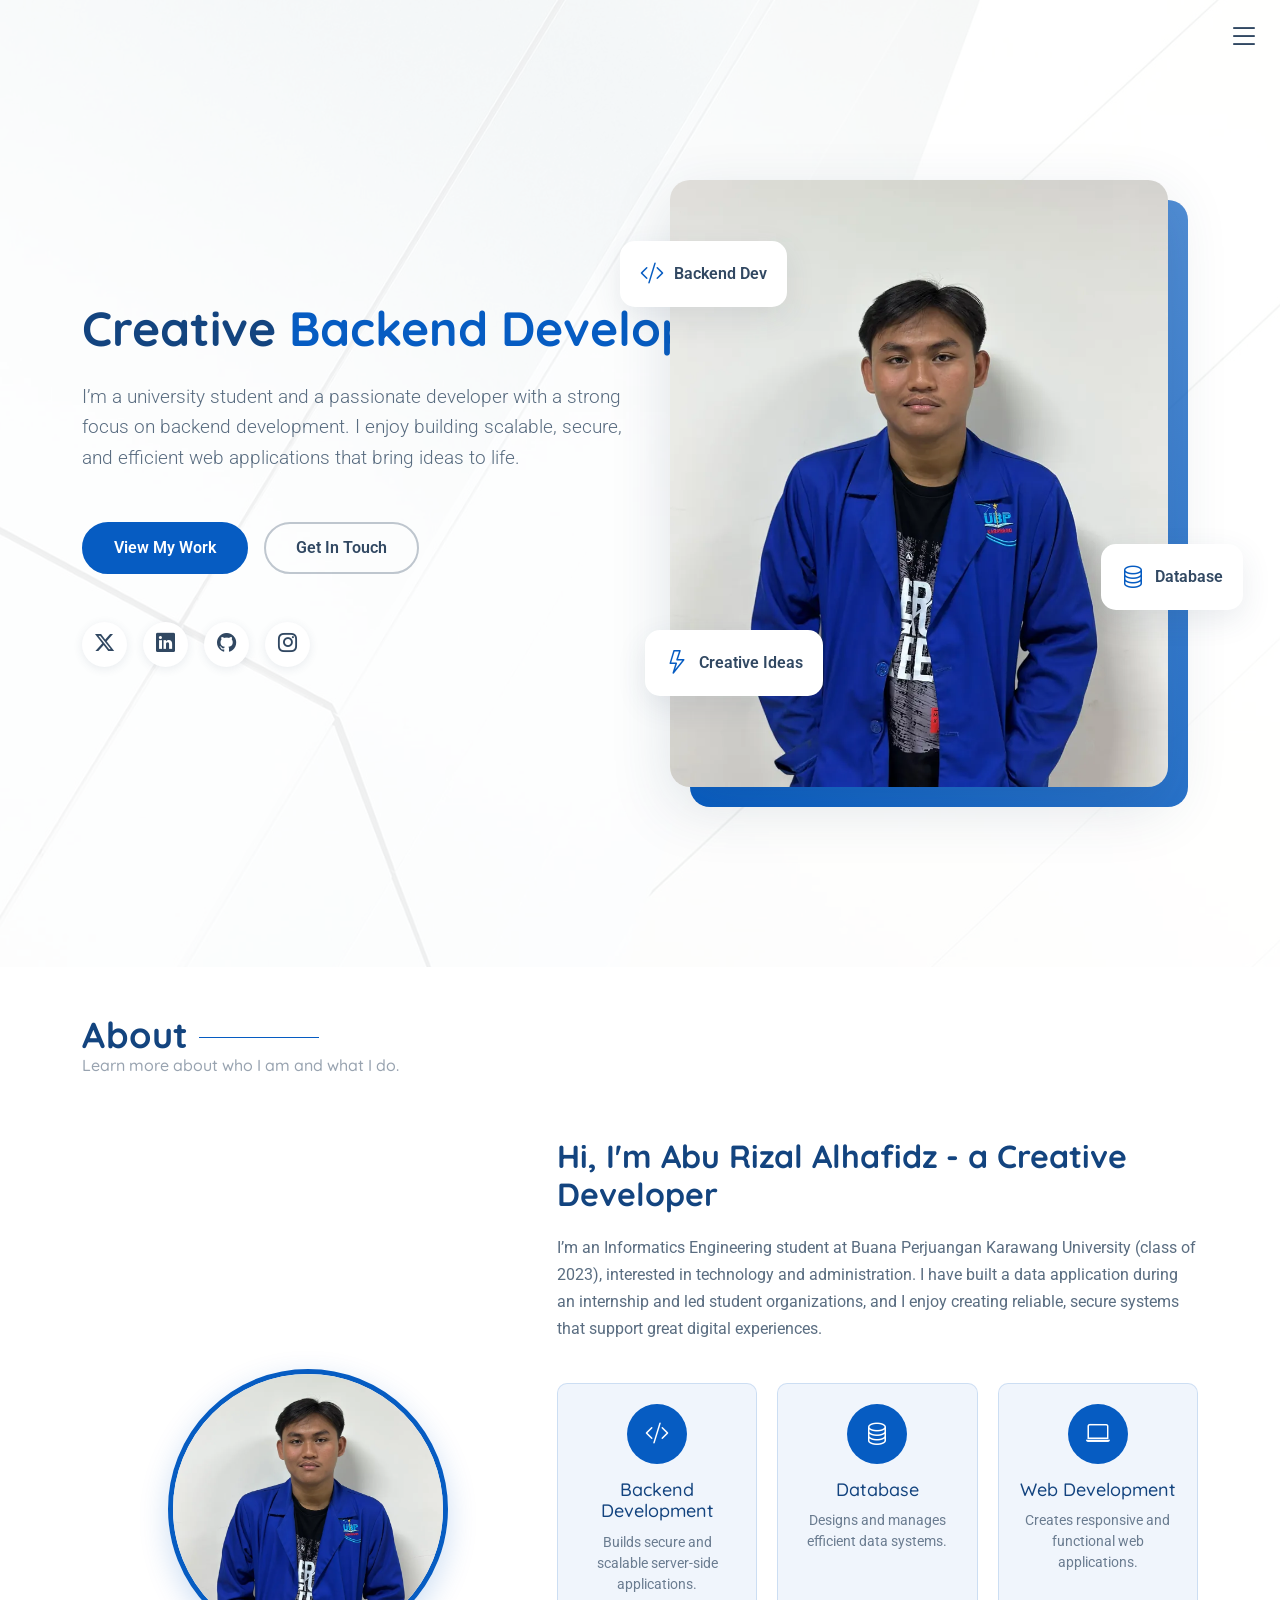
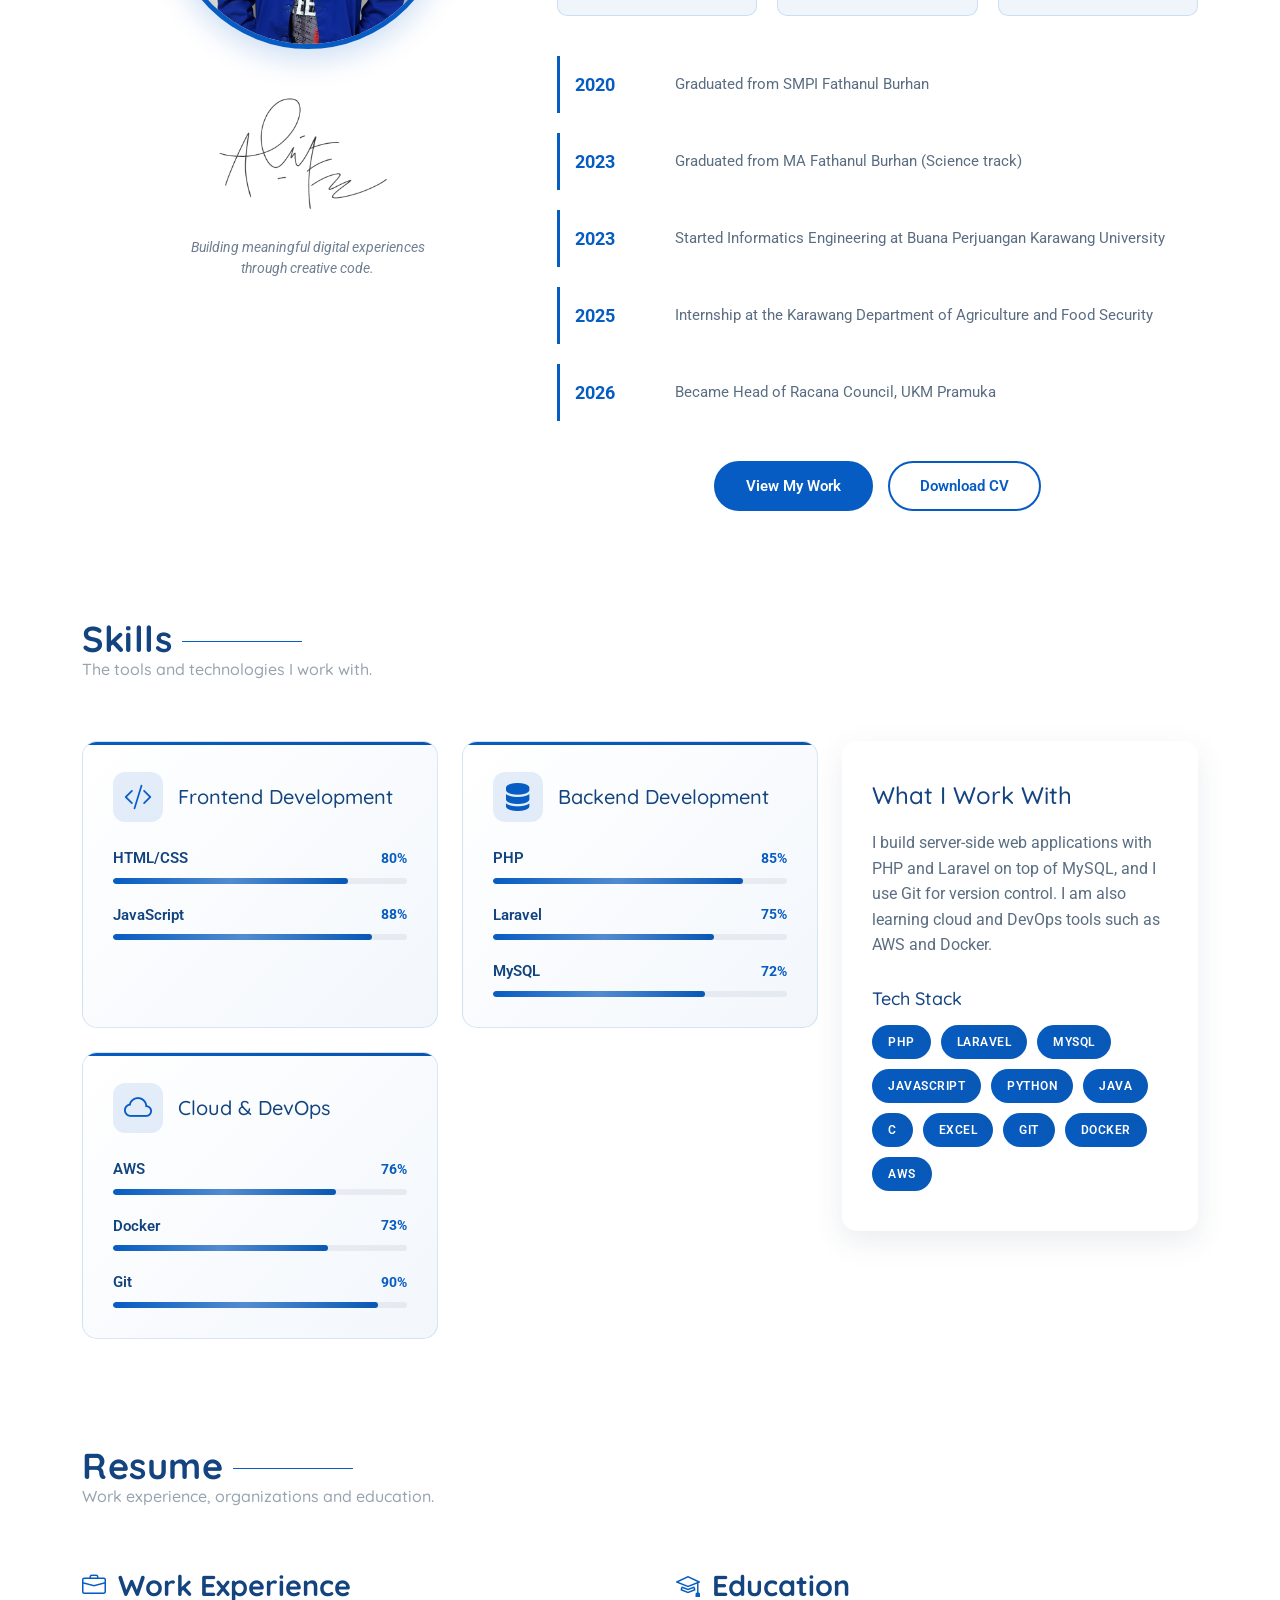
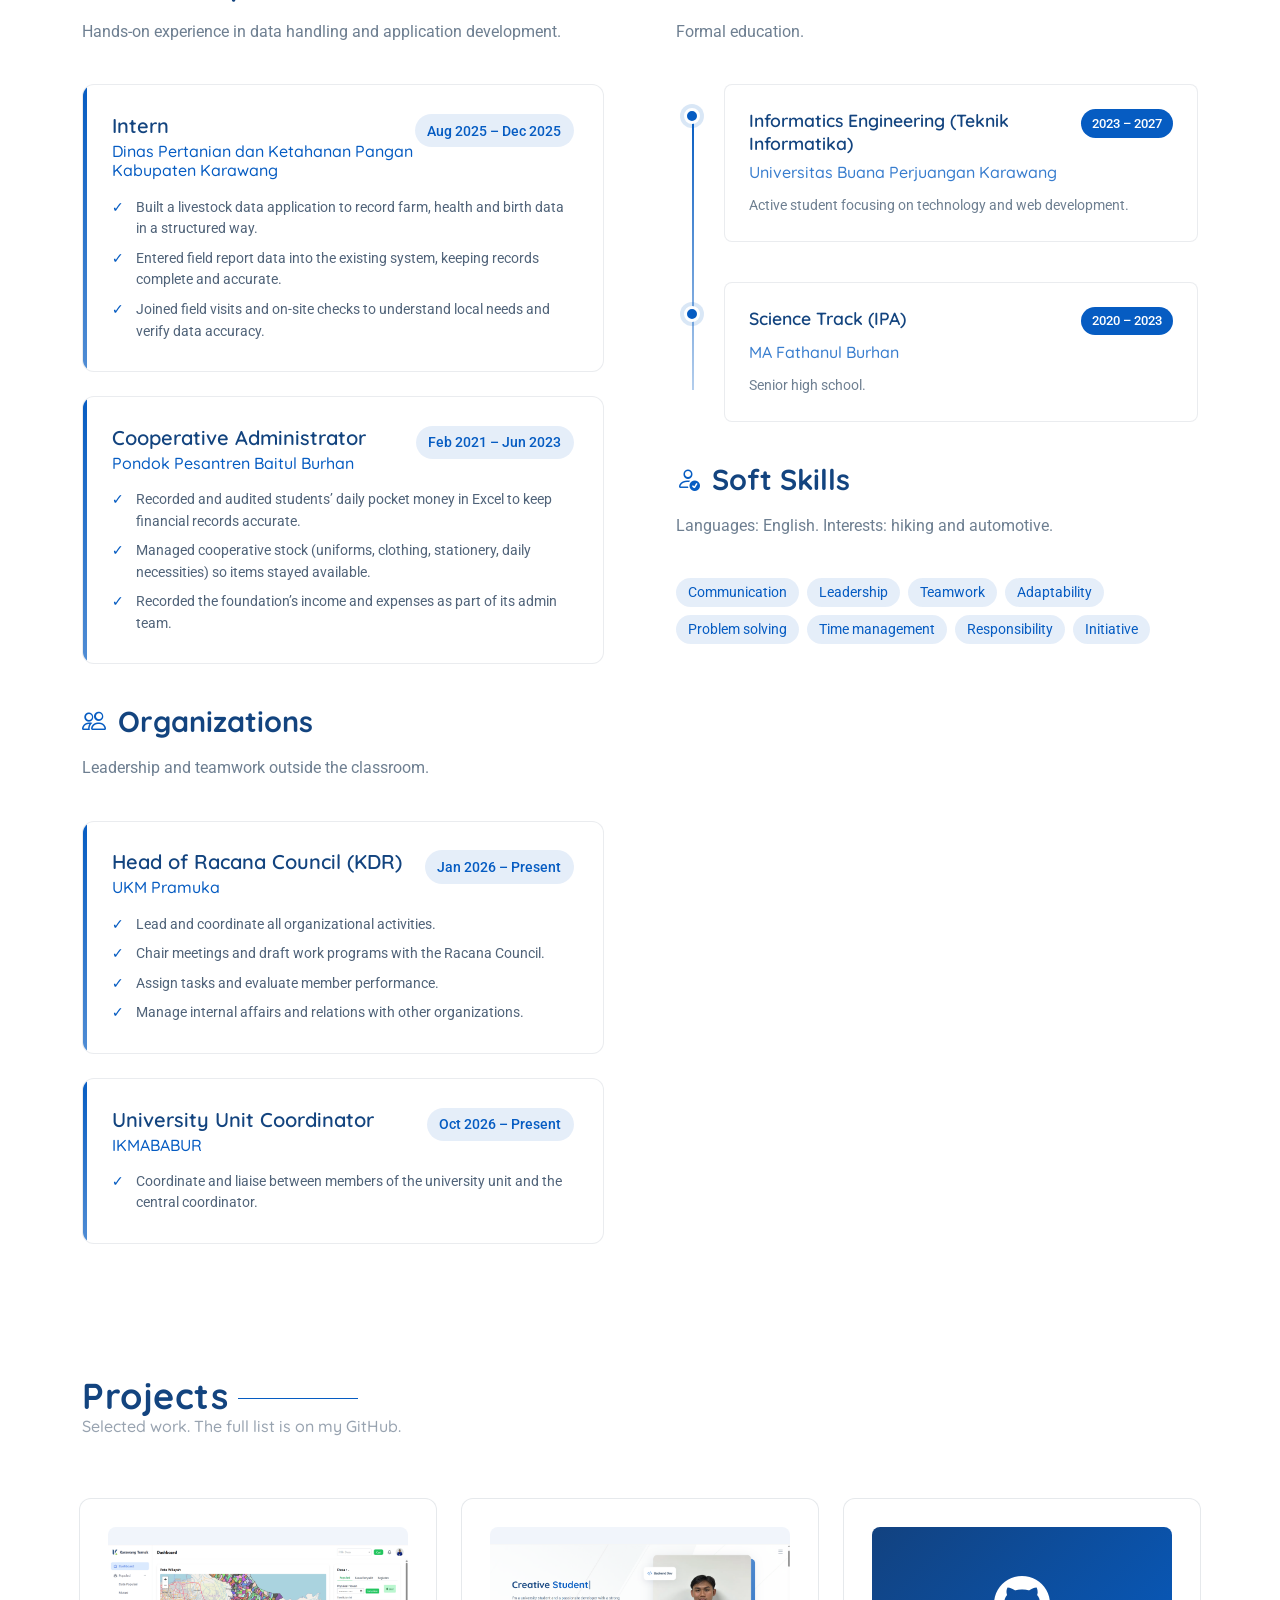
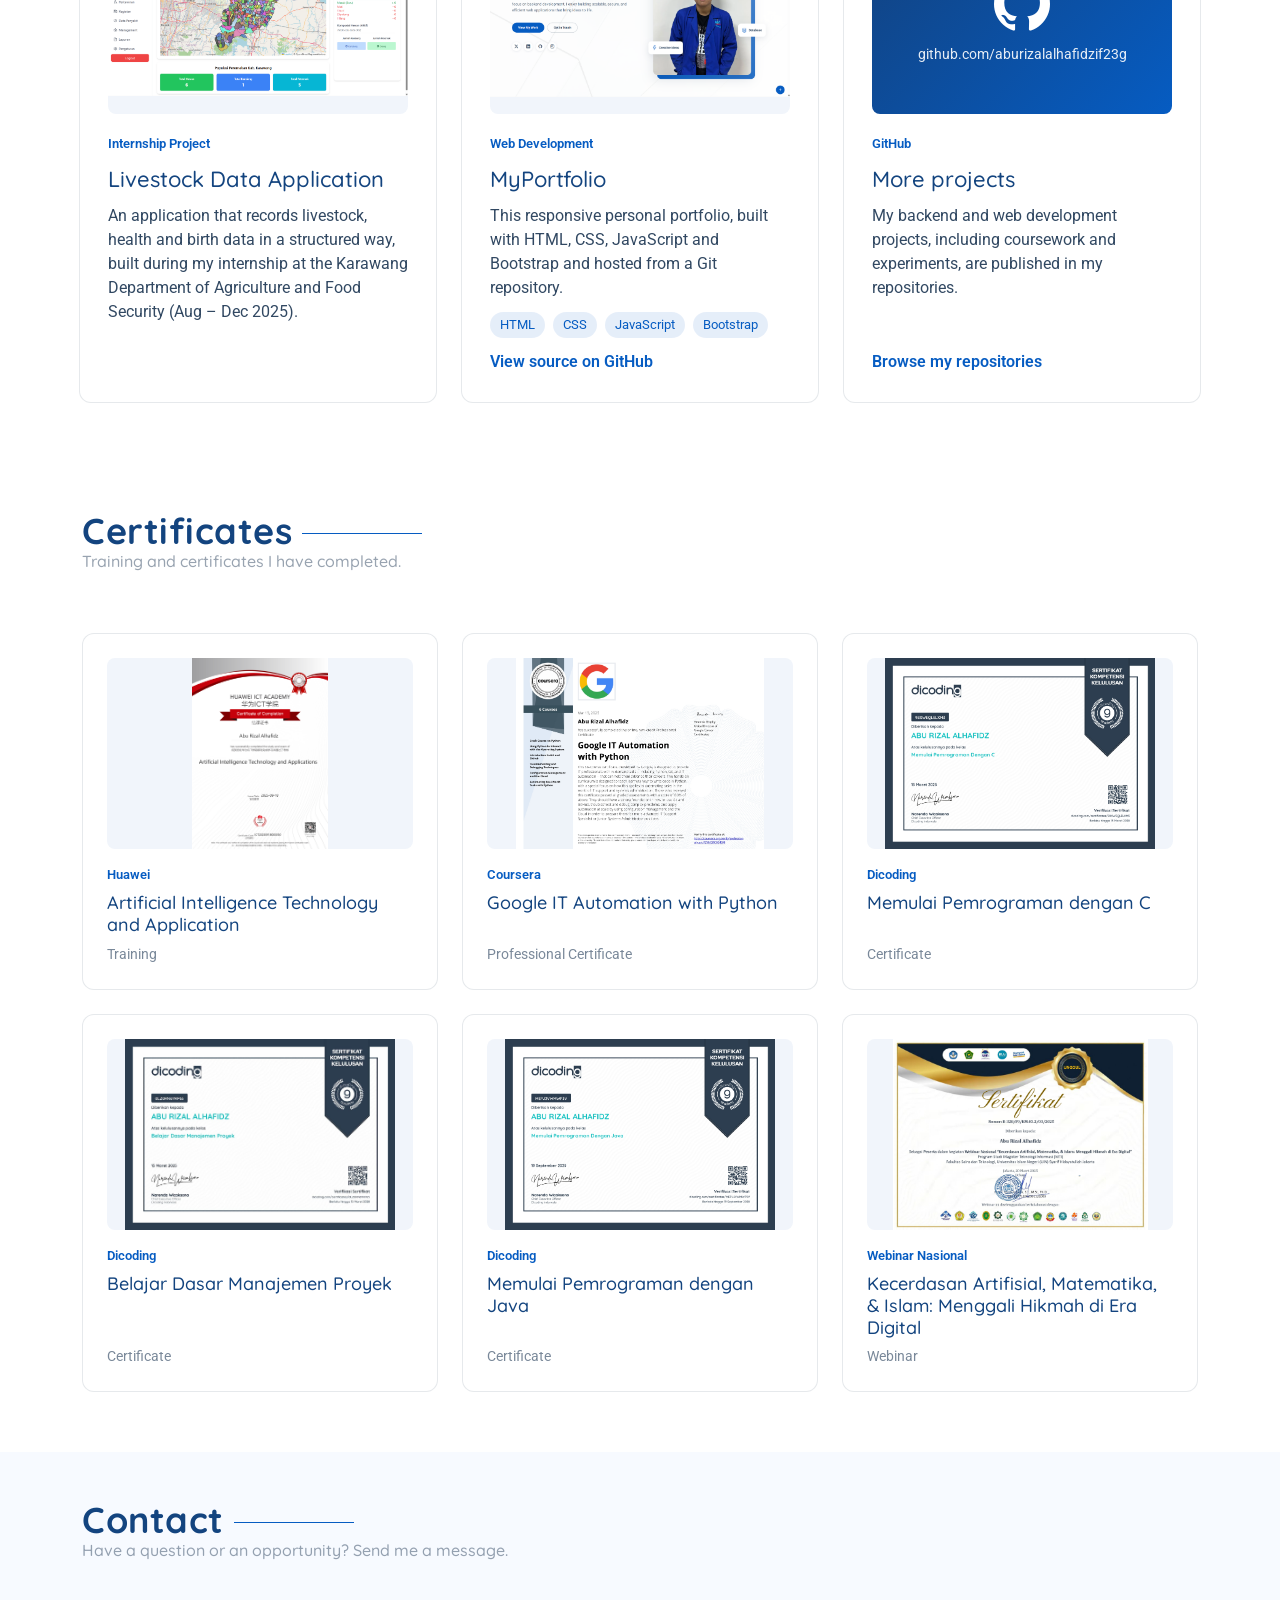
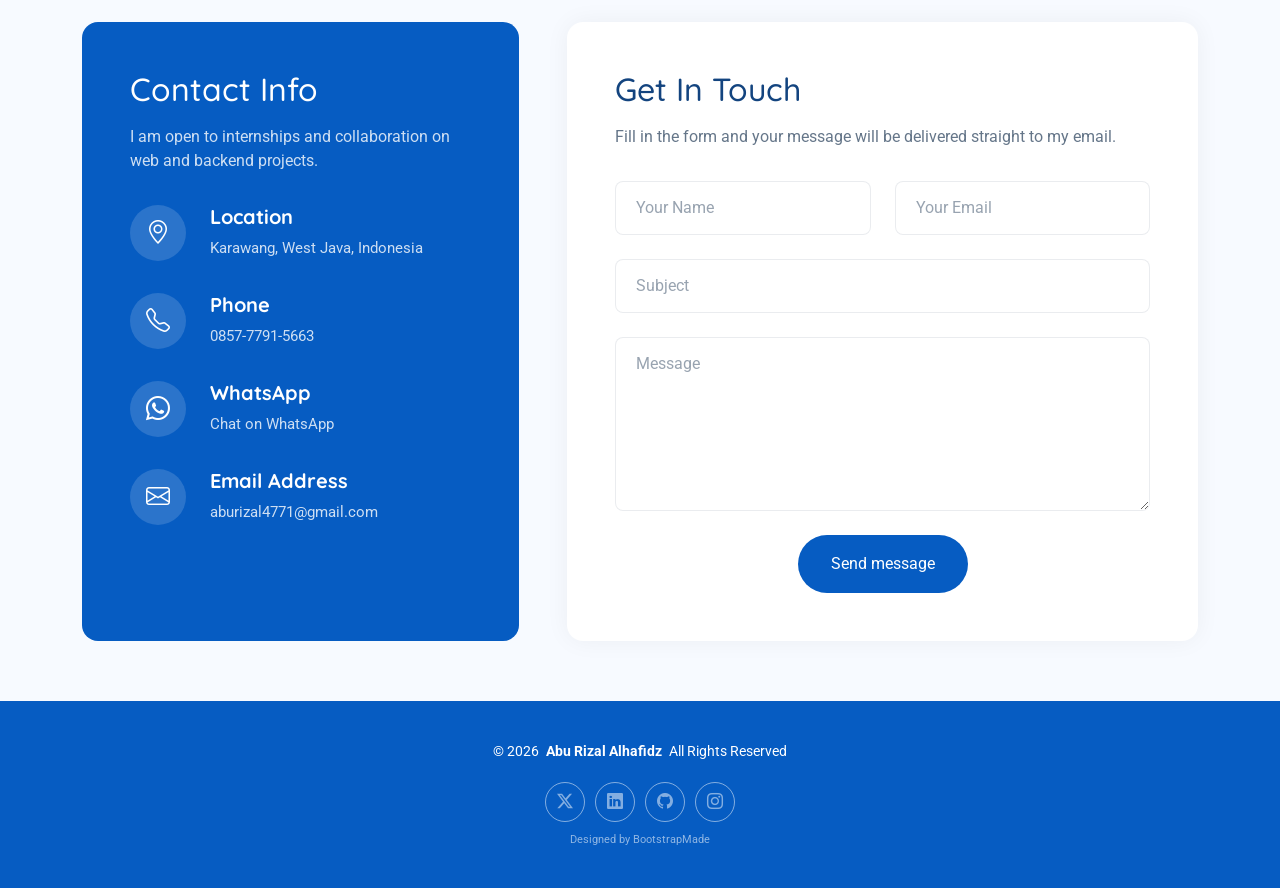
<file: index.html>
<!DOCTYPE html>
<html lang="en">

<head>
  <meta charset="utf-8">
  <meta content="width=device-width, initial-scale=1.0" name="viewport">
  <title>Abu Rizal Alhafidz | Backend Developer Portfolio</title>
  <meta name="description" content="Portfolio of Abu Rizal Alhafidz, a backend-focused web developer and university student in West Java, Indonesia. PHP, Laravel, MySQL, Git.">
  <meta name="author" content="Abu Rizal Alhafidz">
  <meta name="theme-color" content="#ffffff">
  <meta property="og:type" content="website">
  <meta property="og:title" content="Abu Rizal Alhafidz | Backend Developer Portfolio">
  <meta property="og:description" content="Backend-focused web developer and university student. PHP, Laravel, MySQL, Git.">

  <!-- Favicons -->
  <link href="assets/img/favicon.png" rel="icon">
  <link href="assets/img/apple-touch-icon.png" rel="apple-touch-icon">

  <!-- Fonts -->
  <link href="https://fonts.googleapis.com" rel="preconnect">
  <link href="https://fonts.gstatic.com" rel="preconnect" crossorigin>
  <link href="https://fonts.googleapis.com/css2?family=Roboto:wght@400;500;700&family=Open+Sans:wght@400;600&family=Quicksand:wght@500;600;700&display=swap" rel="stylesheet">

  <!-- Vendor CSS Files -->
  <link href="assets/vendor/bootstrap/css/bootstrap.min.css" rel="stylesheet">
  <link href="assets/vendor/bootstrap-icons/bootstrap-icons.min.css" rel="stylesheet">
  <link href="assets/vendor/aos/aos.css" rel="stylesheet">

  <!-- Main CSS File -->
  <link href="assets/css/main.css" rel="stylesheet">

  <!-- =======================================================
  * Template Name: Style
  * Template URL: https://bootstrapmade.com/style-bootstrap-portfolio-template/
  * Updated: Jul 02 2025 with Bootstrap v5.3.7
  * Author: BootstrapMade.com
  * License: https://bootstrapmade.com/license/
  ======================================================== -->
</head>

<body class="index-page">
  <a class="skip-link" href="#main">Skip to content</a>

  <header id="header" class="header d-flex align-items-center fixed-top">
    <div class="container-fluid position-relative d-flex align-items-center justify-content-between">

      <a href="index.html" class="logo d-flex align-items-center">
        <!-- Uncomment the line below if you also wish to use an image logo -->
        <!-- <img src="assets/img/logo.webp" alt=""> -->
        <!-- Uncomment the line below if you also wish to use an text logo -->
        <!-- <h1 class="sitename">Style</h1>  -->
      </a>

      <nav id="navmenu" class="navmenu">

        <div class="profile-img">
          <img src="assets/img/profile/abu.webp" alt="Abu Rizal Alhafidz">
        </div>

        <a href="index.html" class="logo d-flex align-items-center justify-content-center active">
          <!-- Uncomment the line below if you also wish to use an image logo -->
          <!-- <img src="assets/img/logo.webp" alt=""> -->
          <h1 class="sitename">Abu Rizal Alhafidz</h1>
        </a>

        <div class="social-links text-center">
          <a href="https://twitter.com/aburizal4771" target="_blank" rel="noopener noreferrer" aria-label="X (Twitter)"><i class="bi bi-twitter-x" aria-hidden="true"></i></a>
          <a href="https://www.linkedin.com/in/aburizalalhafidz" target="_blank" rel="noopener noreferrer" aria-label="LinkedIn"><i class="bi bi-linkedin" aria-hidden="true"></i></a>
          <a href="https://github.com/aburizalalhafidzif23g" target="_blank" rel="noopener noreferrer" aria-label="GitHub"><i class="bi bi-github" aria-hidden="true"></i></a>
          <a href="https://www.instagram.com/aburizal4771" target="_blank" rel="noopener noreferrer" aria-label="Instagram"><i class="bi bi-instagram" aria-hidden="true"></i></a>
        </div>

        <div class="lang-switch" role="group" aria-label="Language">
          <button type="button" data-lang="en" class="active">EN</button>
          <button type="button" data-lang="id">ID</button>
        </div>

        <ul>
          <li><a href="#hero">Home</a></li>
          <li><a href="#about">About</a></li>
          <li><a href="#skills">Skills</a></li>
          <li><a href="#resume">Resume</a></li>
          <li><a href="#portfolio">Projects</a></li>
          <li><a href="#certificates">Certificates</a></li>
          <!---<li class="dropdown"><a href="#"><span>Dropdown</span> <i class="bi bi-chevron-down toggle-dropdown"></i></a>
            <ul>
              <li><a href="#">Dropdown 1</a></li>
              <li class="dropdown"><a href="#"><span>Deep Dropdown</span> <i class="bi bi-chevron-down toggle-dropdown"></i></a>
                <ul>
                  <li><a href="#">Deep Dropdown 1</a></li>
                  <li><a href="#">Deep Dropdown 2</a></li>
                  <li><a href="#">Deep Dropdown 3</a></li>
                  <li><a href="#">Deep Dropdown 4</a></li>
                  <li><a href="#">Deep Dropdown 5</a></li>
                </ul>
              </li>
              <li><a href="#">Dropdown 2</a></li>
              <li><a href="#">Dropdown 3</a></li>
              <li><a href="#">Dropdown 4</a></li>
            </ul>
          </li>--->
          <li><a href="#contact">Contact</a></li>
        </ul>
        <i class="mobile-nav-toggle d-xl-none bi bi-list"></i>
      </nav>

    </div>
  </header>

  <main id="main" class="main">

    <!-- Hero Section -->
    <section id="hero" class="hero section">

      <div class="container">
        <div class="row g-0 align-items-center">

          <div class="col-lg-6 hero-content" data-aos="fade-right" data-aos-delay="100">
            <div class="content-wrapper">
              <h1 class="hero-title">Creative <span class="typed" data-typed-items="Backend Developer, Student"></span>
              </h1>
              <p class="lead">I’m a university student and a passionate developer with a strong focus on backend
                development. I enjoy building scalable, secure, and efficient web applications that bring ideas to life.
              </p>

              <!---<div class="hero-stats" data-aos="fade-up" data-aos-delay="200">
                <div class="stat-item">
                  <span class="purecounter" data-purecounter-start="0" data-purecounter-end="150" data-purecounter-duration="2">0</span>
                  <span class="stat-label">Projects Completed</span>
                </div>
                <div class="stat-item">
                  <span class="purecounter" data-purecounter-start="0" data-purecounter-end="5" data-purecounter-duration="2">0</span>
                  <span class="stat-label">Years Experience</span>
                </div>
                <div class="stat-item">
                  <span class="purecounter" data-purecounter-start="0" data-purecounter-end="98" data-purecounter-duration="2">0</span>
                  <span class="stat-label">Happy Clients</span>
                </div>
              </div>--->

              <div class="hero-actions" data-aos="fade-up" data-aos-delay="300">
                <a href="#portfolio" class="btn btn-primary">View My Work</a>
                <a href="#contact" class="btn btn-outline">Get In Touch</a>
              </div>

              <div class="social-links" data-aos="fade-up" data-aos-delay="400">
                <a href="https://twitter.com/aburizal4771" target="_blank" rel="noopener noreferrer" aria-label="X (Twitter)"><i class="bi bi-twitter-x" aria-hidden="true"></i></a>
                <a href="https://www.linkedin.com/in/aburizalalhafidz" target="_blank" rel="noopener noreferrer" aria-label="LinkedIn"><i class="bi bi-linkedin" aria-hidden="true"></i></a>
                <a href="https://github.com/aburizalalhafidzif23g" target="_blank" rel="noopener noreferrer" aria-label="GitHub"><i class="bi bi-github" aria-hidden="true"></i></a>
                <a href="https://www.instagram.com/aburizal4771" target="_blank" rel="noopener noreferrer" aria-label="Instagram"><i class="bi bi-instagram" aria-hidden="true"></i></a>
              </div>
            </div>
          </div>

          <div class="col-lg-6 hero-image" data-aos="fade-left" data-aos-delay="200">
            <div class="image-container">
              <div class="floating-elements">
                <div class="floating-card card-1" data-aos="zoom-in" data-aos-delay="300">
                  <i class="bi bi-code-slash"></i>
                  <span>Backend Dev</span>
                </div>
                <div class="floating-card card-2" data-aos="zoom-in" data-aos-delay="400">
                  <i class="bi bi-database"></i>
                  <span>Database</span>
                </div>
                <div class="floating-card card-3" data-aos="zoom-in" data-aos-delay="500">
                  <i class="bi bi-lightning"></i>
                  <span>Creative Ideas</span>
                </div>
              </div>
              <img src="assets/img/profile/abu.webp" alt="Portrait of Abu Rizal Alhafidz" fetchpriority="high" class="img-fluid hero-main-image">
              <div class="image-overlay"></div>
            </div>
          </div>

        </div>
      </div>

    </section><!-- /Hero Section -->

    <!-- About Section -->
    <section id="about" class="about section">

      <!-- Section Title -->
      <div class="container section-title">
        <h2>About</h2>
        <p>Learn more about who I am and what I do.</p>
      </div><!-- End Section Title -->

      <div class="container" data-aos="fade-up" data-aos-delay="100">

        <div class="row align-items-center">

          <div class="col-lg-5" data-aos="fade-right" data-aos-delay="200">
            <div class="profile-image-wrapper">
              <div class="profile-image">
                <img src="assets/img/profile/abu.webp" alt="Abu Rizal Alhafidz" class="img-fluid">
              </div>
              <div class="signature-section">
                <img src="assets/img/misc/signature_abu.png" alt="Abu Rizal Alhafidz signature" class="signature">
                <p class="quote">Building meaningful digital experiences through creative code.</p>
              </div>
            </div>
          </div>

          <div class="col-lg-7" data-aos="fade-left" data-aos-delay="300">
            <div class="about-content">
              <div class="intro">
                <h2>Hi, I'm Abu Rizal Alhafidz - a Creative Developer</h2>
                <p>I’m an Informatics Engineering student at Buana Perjuangan Karawang University (class of 2023), interested in technology and administration. I have built a data application during an internship and led student organizations, and I enjoy creating reliable, secure systems that support great digital experiences.</p>
              </div>

              <div class="skills-grid">
                <div class="skill-item" data-aos="zoom-in" data-aos-delay="400">
                  <div class="skill-icon">
                    <i class="bi bi-code-slash"></i>
                  </div>
                  <h4>Backend Development</h4>
                  <p>Builds secure and scalable server-side applications.</p>
                </div>

                <div class="skill-item" data-aos="zoom-in" data-aos-delay="450">
                  <div class="skill-icon">
                    <i class="bi bi-database"></i>
                  </div>
                  <h4>Database</h4>
                  <p>Designs and manages efficient data systems.</p>
                </div>

                <div class="skill-item" data-aos="zoom-in" data-aos-delay="500">
                  <div class="skill-icon">
                    <i class="bi bi-laptop"></i>
                  </div>
                  <h4>Web Development</h4>
                  <p>Creates responsive and functional web applications.</p>
                </div>
              </div>

              <div class="journey-timeline" data-aos="fade-up" data-aos-delay="300">
                <div class="timeline-item">
                  <div class="year">2020</div>
                  <div class="description">Graduated from SMPI Fathanul Burhan</div>
                </div>
                <div class="timeline-item">
                  <div class="year">2023</div>
                  <div class="description">Graduated from MA Fathanul Burhan (Science track)</div>
                </div>
                <div class="timeline-item">
                  <div class="year">2023</div>
                  <div class="description">Started Informatics Engineering at Buana Perjuangan Karawang University</div>
                </div>
                <div class="timeline-item">
                  <div class="year">2025</div>
                  <div class="description">Internship at the Karawang Department of Agriculture and Food Security</div>
                </div>
                <div class="timeline-item">
                  <div class="year">2026</div>
                  <div class="description">Became Head of Racana Council, UKM Pramuka</div>
                </div>
              </div>

              <div class="cta-section" data-aos="fade-up" data-aos-delay="400">
                <div class="action-buttons">
                  <a href="#portfolio" class="btn btn-primary">View My Work</a>
                  <a href="assets/files/CV_Abu_Rizal_Alhafidz.pdf" class="btn btn-outline" download>Download CV</a>
                </div>
              </div>

            </div>
          </div>

        </div>

      </div>

    </section><!-- /About Section -->

    <!-- Skills Section -->
    <section id="skills" class="skills section">

      <div class="container section-title">
        <h2>Skills</h2>
        <p>The tools and technologies I work with.</p>
      </div>

      <div class="container" data-aos="fade-up" data-aos-delay="100">

        <div class="row">
          <div class="col-lg-8">
            <div class="skills-grid">
              <div class="row g-4">
                <div class="col-md-6" data-aos="flip-left" data-aos-delay="200">
                  <div class="skill-card">
                    <div class="skill-header">
                      <i class="bi bi-code-slash"></i>
                      <h3>Frontend Development</h3>
                    </div>
                    <div class="skills-animation">
                      <div class="skill-item">
                        <div class="skill-info">
                          <span class="skill-name">HTML/CSS</span>
                          <span class="skill-percentage">80%</span>
                        </div>
                        <div class="skill-bar progress">
                          <div class="progress-bar" role="progressbar" aria-valuenow="80" aria-valuemin="0"
                            aria-valuemax="100"></div>
                        </div>
                      </div>

                      <div class="skill-item">
                        <div class="skill-info">
                          <span class="skill-name">JavaScript</span>
                          <span class="skill-percentage">88%</span>
                        </div>
                        <div class="skill-bar progress">
                          <div class="progress-bar" role="progressbar" aria-valuenow="88" aria-valuemin="0"
                            aria-valuemax="100"></div>
                        </div>
                      </div>
                    </div>
                  </div><!-- End Frontend Card -->
                </div>

                <div class="col-md-6" data-aos="flip-left" data-aos-delay="300">
                  <div class="skill-card">
                    <div class="skill-header">
                      <i class="bi bi-server"></i>
                      <h3>Backend Development</h3>
                    </div>
                    <div class="skills-animation">
                      <div class="skill-item">
                        <div class="skill-info">
                          <span class="skill-name">PHP</span>
                          <span class="skill-percentage">85%</span>
                        </div>
                        <div class="skill-bar progress">
                          <div class="progress-bar" role="progressbar" aria-valuenow="85" aria-valuemin="0"
                            aria-valuemax="100"></div>
                        </div>
                      </div>

                      <div class="skill-item">
                        <div class="skill-info">
                          <span class="skill-name">Laravel</span>
                          <span class="skill-percentage">75%</span>
                        </div>
                        <div class="skill-bar progress">
                          <div class="progress-bar" role="progressbar" aria-valuenow="75" aria-valuemin="0"
                            aria-valuemax="100"></div>
                        </div>
                      </div>

                      <div class="skill-item">
                        <div class="skill-info">
                          <span class="skill-name">MySQL</span>
                          <span class="skill-percentage">72%</span>
                        </div>
                        <div class="skill-bar progress">
                          <div class="progress-bar" role="progressbar" aria-valuenow="72" aria-valuemin="0"
                            aria-valuemax="100"></div>
                        </div>
                      </div>
                    </div>
                  </div><!-- End Backend Card -->
                </div>



                <div class="col-md-6" data-aos="flip-left" data-aos-delay="500">
                  <div class="skill-card">
                    <div class="skill-header">
                      <i class="bi bi-cloud"></i>
                      <h3>Cloud &amp; DevOps</h3>
                    </div>
                    <div class="skills-animation">
                      <div class="skill-item">
                        <div class="skill-info">
                          <span class="skill-name">AWS</span>
                          <span class="skill-percentage">76%</span>
                        </div>
                        <div class="skill-bar progress">
                          <div class="progress-bar" role="progressbar" aria-valuenow="76" aria-valuemin="0"
                            aria-valuemax="100"></div>
                        </div>
                      </div>

                      <div class="skill-item">
                        <div class="skill-info">
                          <span class="skill-name">Docker</span>
                          <span class="skill-percentage">73%</span>
                        </div>
                        <div class="skill-bar progress">
                          <div class="progress-bar" role="progressbar" aria-valuenow="73" aria-valuemin="0"
                            aria-valuemax="100"></div>
                        </div>
                      </div>

                      <div class="skill-item">
                        <div class="skill-info">
                          <span class="skill-name">Git</span>
                          <span class="skill-percentage">90%</span>
                        </div>
                        <div class="skill-bar progress">
                          <div class="progress-bar" role="progressbar" aria-valuenow="90" aria-valuemin="0"
                            aria-valuemax="100"></div>
                        </div>
                      </div>
                    </div>
                  </div><!-- End DevOps Card -->
                </div>
              </div>
            </div><!-- End Skills Grid -->
          </div>

          <div class="col-lg-4">
            <div class="skills-summary" data-aos="fade-left" data-aos-delay="200">
              <h3>What I Work With</h3>
              <p>I build server-side web applications with PHP and Laravel on top of MySQL, and I use Git for version control. I am also learning cloud and DevOps tools such as AWS and Docker.</p>
              <div class="skills-badges">
                <h4>Tech Stack</h4>
                <div class="badge-list">
                  <div class="skill-badge">PHP</div>
                  <div class="skill-badge">Laravel</div>
                  <div class="skill-badge">MySQL</div>
                  <div class="skill-badge">JavaScript</div>
                  <div class="skill-badge">Python</div>
                  <div class="skill-badge">Java</div>
                  <div class="skill-badge">C</div>
                  <div class="skill-badge">Excel</div>
                  <div class="skill-badge">Git</div>
                  <div class="skill-badge">Docker</div>
                  <div class="skill-badge">AWS</div>
                </div>
              </div>
            </div><!-- End Skills Summary -->
          </div>
        </div>

      </div>

    </section><!-- /Skills Section -->

    <!-- Resume Section -->
    <section id="resume" class="resume section">

      <div class="container section-title">
        <h2>Resume</h2>
        <p>Work experience, organizations and education.</p>
      </div>

      <div class="container">
        <div class="row">
          <div class="col-lg-6">
            <div class="experience-section">
              <div class="section-header "><h2><i class="bi bi-briefcase"></i> Work Experience</h2><p class="section-subtitle">Hands-on experience in data handling and application development.</p></div>
              <div class="experience-cards">
                <div class="experience-card" data-aos="fade-up"><div class="card-header"><div class="role-info"><h3>Intern</h3><h4>Dinas Pertanian dan Ketahanan Pangan Kabupaten Karawang</h4></div><span class="duration">Aug 2025 – Dec 2025</span></div><div class="card-body"><ul class="achievements"><li>Built a livestock data application to record farm, health and birth data in a structured way.</li><li>Entered field report data into the existing system, keeping records complete and accurate.</li><li>Joined field visits and on-site checks to understand local needs and verify data accuracy.</li></ul></div></div>
                <div class="experience-card" data-aos="fade-up"><div class="card-header"><div class="role-info"><h3>Cooperative Administrator</h3><h4>Pondok Pesantren Baitul Burhan</h4></div><span class="duration">Feb 2021 – Jun 2023</span></div><div class="card-body"><ul class="achievements"><li>Recorded and audited students’ daily pocket money in Excel to keep financial records accurate.</li><li>Managed cooperative stock (uniforms, clothing, stationery, daily necessities) so items stayed available.</li><li>Recorded the foundation’s income and expenses as part of its admin team.</li></ul></div></div>
                
              </div>
              <div class="section-header org-header"><h2><i class="bi bi-people"></i> Organizations</h2><p class="section-subtitle">Leadership and teamwork outside the classroom.</p></div>
              <div class="experience-cards">
                <div class="experience-card" data-aos="fade-up"><div class="card-header"><div class="role-info"><h3>Head of Racana Council (KDR)</h3><h4>UKM Pramuka</h4></div><span class="duration">Jan 2026 – Present</span></div><div class="card-body"><ul class="achievements"><li>Lead and coordinate all organizational activities.</li><li>Chair meetings and draft work programs with the Racana Council.</li><li>Assign tasks and evaluate member performance.</li><li>Manage internal affairs and relations with other organizations.</li></ul></div></div>
                <div class="experience-card" data-aos="fade-up"><div class="card-header"><div class="role-info"><h3>University Unit Coordinator</h3><h4>IKMABABUR</h4></div><span class="duration">Oct 2026 – Present</span></div><div class="card-body"><ul class="achievements"><li>Coordinate and liaise between members of the university unit and the central coordinator.</li></ul></div></div>
                
              </div>
            </div>
          </div>
          <div class="col-lg-6">
            <div class="education-section">
              <div class="section-header "><h2><i class="bi bi-mortarboard"></i> Education</h2><p class="section-subtitle">Formal education.</p></div>
              <div class="education-timeline">
                <div class="timeline-track"></div>
                <div class="education-item" data-aos="fade-up"><div class="timeline-marker"></div><div class="education-content"><div class="degree-header"><h3>Informatics Engineering (Teknik Informatika)</h3><span class="year">2023 – 2027</span></div><h4 class="institution">Universitas Buana Perjuangan Karawang</h4><p>Active student focusing on technology and web development.</p></div></div>
                <div class="education-item" data-aos="fade-up"><div class="timeline-marker"></div><div class="education-content"><div class="degree-header"><h3>Science Track (IPA)</h3><span class="year">2020 – 2023</span></div><h4 class="institution">MA Fathanul Burhan</h4><p>Senior high school.</p></div></div>
                
              </div>
              <div class="section-header org-header"><h2><i class="bi bi-person-check"></i> Soft Skills</h2><p class="section-subtitle">Languages: English. Interests: hiking and automotive.</p></div>
              <ul class="chip-list"><li>Communication</li><li>Leadership</li><li>Teamwork</li><li>Adaptability</li><li>Problem solving</li><li>Time management</li><li>Responsibility</li><li>Initiative</li></ul>
            </div>
          </div>
        </div>
      </div>

    </section><!-- /Resume Section -->

    <!-- Projects Section -->
    <section id="portfolio" class="portfolio section">

      <div class="container section-title">
        <h2>Projects</h2>
        <p>Selected work. The full list is on my GitHub.</p>
      </div>

      <div class="container">
        <div class="row g-4 justify-content-center">
          <!-- To add a project, copy one card below and edit its text and links. -->
          <div class="col-lg-4 col-md-6">
            <article class="project-card">
              <a class="project-thumb zoomable" href="assets/img/projects/livestock-app.jpg" data-title="Livestock Data Application"><img src="assets/img/projects/livestock-app.jpg" alt="Screenshot of Livestock Data Application" loading="lazy"></a>
              <span class="project-tag">Internship Project</span>
              <h3>Livestock Data Application</h3>
              <p>An application that records livestock, health and birth data in a structured way, built during my internship at the Karawang Department of Agriculture and Food Security (Aug – Dec 2025).</p>
            </article>
          </div>
          <div class="col-lg-4 col-md-6">
            <article class="project-card">
              <a class="project-thumb zoomable" href="assets/img/projects/portfolio-site.jpg" data-title="MyPortfolio"><img src="assets/img/projects/portfolio-site.jpg" alt="Screenshot of MyPortfolio" loading="lazy"></a>
              <span class="project-tag">Web Development</span>
              <h3>MyPortfolio</h3>
              <p>This responsive personal portfolio, built with HTML, CSS, JavaScript and Bootstrap and hosted from a Git repository.</p>
              <ul class="project-stack"><li>HTML</li><li>CSS</li><li>JavaScript</li><li>Bootstrap</li></ul>
              <a class="project-link" href="https://github.com/aburizalalhafidzif23g/MyPortfolio" target="_blank" rel="noopener noreferrer">View source on GitHub</a>
            </article>
          </div>
          <div class="col-lg-4 col-md-6">
            <article class="project-card">
              <div class="project-thumb project-thumb--icon" aria-hidden="true"><i class="bi bi-github"></i><span>github.com/aburizalalhafidzif23g</span></div>
              <span class="project-tag">GitHub</span>
              <h3>More projects</h3>
              <p>My backend and web development projects, including coursework and experiments, are published in my repositories.</p>
              <a class="project-link" href="https://github.com/aburizalalhafidzif23g" target="_blank" rel="noopener noreferrer">Browse my repositories</a>
            </article>
          </div>
        </div>
      </div>

    </section><!-- /Projects Section -->

    <section id="certificates" class="certificates section">

      <div class="container section-title">
        <h2>Certificates</h2>
        <p>Training and certificates I have completed.</p>
      </div>

      <div class="container">
        <div class="row g-4">
          <!-- To add one: copy a card and put the certificate image in assets/img/certificates/ (name it like the file in the card). -->
          <div class="col-lg-4 col-md-6">
            <article class="cert-card">
              <a class="cert-thumb zoomable" href="assets/img/certificates/huawei-ai.png" data-title="Artificial Intelligence Technology and Application"><img src="assets/img/certificates/huawei-ai.png" alt="Certificate: Artificial Intelligence Technology and Application" loading="lazy"></a>
              <span class="cert-issuer">Huawei</span>
              <h3>Artificial Intelligence Technology and Application</h3>
              <p>Training</p>
            </article>
          </div>
          <div class="col-lg-4 col-md-6">
            <article class="cert-card">
              <a class="cert-thumb zoomable" href="assets/img/certificates/google-it-automation-python.jpg" data-title="Google IT Automation with Python"><img src="assets/img/certificates/google-it-automation-python.jpg" alt="Certificate: Google IT Automation with Python" loading="lazy"></a>
              <span class="cert-issuer">Coursera</span>
              <h3>Google IT Automation with Python</h3>
              <p>Professional Certificate</p>
            </article>
          </div>
          <div class="col-lg-4 col-md-6">
            <article class="cert-card">
              <a class="cert-thumb zoomable" href="assets/img/certificates/dicoding-c.jpg" data-title="Memulai Pemrograman dengan C"><img src="assets/img/certificates/dicoding-c.jpg" alt="Certificate: Memulai Pemrograman dengan C" loading="lazy"></a>
              <span class="cert-issuer">Dicoding</span>
              <h3>Memulai Pemrograman dengan C</h3>
              <p>Certificate</p>
            </article>
          </div>
          <div class="col-lg-4 col-md-6">
            <article class="cert-card">
              <a class="cert-thumb zoomable" href="assets/img/certificates/dicoding-manajemen-proyek.jpg" data-title="Belajar Dasar Manajemen Proyek"><img src="assets/img/certificates/dicoding-manajemen-proyek.jpg" alt="Certificate: Belajar Dasar Manajemen Proyek" loading="lazy"></a>
              <span class="cert-issuer">Dicoding</span>
              <h3>Belajar Dasar Manajemen Proyek</h3>
              <p>Certificate</p>
            </article>
          </div>
          <div class="col-lg-4 col-md-6">
            <article class="cert-card">
              <a class="cert-thumb zoomable" href="assets/img/certificates/dicoding-java.jpg" data-title="Memulai Pemrograman dengan Java"><img src="assets/img/certificates/dicoding-java.jpg" alt="Certificate: Memulai Pemrograman dengan Java" loading="lazy"></a>
              <span class="cert-issuer">Dicoding</span>
              <h3>Memulai Pemrograman dengan Java</h3>
              <p>Certificate</p>
            </article>
          </div>
          <div class="col-lg-4 col-md-6">
            <article class="cert-card">
              <a class="cert-thumb zoomable" href="assets/img/certificates/webinar-ai-matematika-islam.jpg" data-title="Kecerdasan Artifisial, Matematika, &amp; Islam: Menggali Hikmah di Era Digital"><img src="assets/img/certificates/webinar-ai-matematika-islam.jpg" alt="Certificate: Kecerdasan Artifisial, Matematika, & Islam: Menggali Hikmah di Era Digital" loading="lazy"></a>
              <span class="cert-issuer">Webinar Nasional</span>
              <h3>Kecerdasan Artifisial, Matematika, &amp; Islam: Menggali Hikmah di Era Digital</h3>
              <p>Webinar</p>
            </article>
          </div>
        </div>
      </div>

    </section><!-- /Certificates Section -->

    <!-- Contact Section -->
    <section id="contact" class="contact section light-background">

      <!-- Section Title -->
      <div class="container section-title">
        <h2>Contact</h2>
        <p>Have a question or an opportunity? Send me a message.</p>
      </div><!-- End Section Title -->

      <div class="container" data-aos="fade-up" data-aos-delay="100">

        <div class="row g-4 g-lg-5">
          <div class="col-lg-5">
            <div class="info-box" data-aos="fade-up" data-aos-delay="200">
              <h3>Contact Info</h3>
              <p>I am open to internships and collaboration on web and backend projects.</p>
              <div class="info-item"><div class="icon-box"><i class="bi bi-geo-alt"></i></div><div class="content"><h4>Location</h4><p>Karawang, West Java, Indonesia</p></div></div>
              <div class="info-item"><div class="icon-box"><i class="bi bi-telephone"></i></div><div class="content"><h4>Phone</h4><p><a href="tel:+6285777915663">0857-7791-5663</a></p></div></div>
              <div class="info-item"><div class="icon-box"><i class="bi bi-whatsapp"></i></div><div class="content"><h4>WhatsApp</h4><p><a href="https://wa.me/6285777915663" target="_blank" rel="noopener noreferrer">Chat on WhatsApp</a></p></div></div>
              <div class="info-item"><div class="icon-box"><i class="bi bi-envelope"></i></div><div class="content"><h4>Email Address</h4><p><a href="mailto:aburizal4771@gmail.com">aburizal4771@gmail.com</a></p></div></div>
            </div>
          </div>

          <div class="col-lg-7">
            <div class="contact-form" data-aos="fade-up" data-aos-delay="300">
              <h3>Get In Touch</h3>
              <p>Fill in the form and your message will be delivered straight to my email.</p>

              <form id="contact-form" class="php-email-form" data-access-key="ab72e7a4-a0fd-444b-87a8-03501369649b" novalidate data-aos="fade-up" data-aos-delay="200">
                <input type="checkbox" name="botcheck" class="d-none" tabindex="-1" autocomplete="off">
                <div class="row gy-4">

                  <div class="col-md-6">
                    <input type="text" name="name" class="form-control" placeholder="Your Name" aria-label="Your Name" autocomplete="name" maxlength="120" required="">
                  </div>

                  <div class="col-md-6 ">
                    <input type="email" class="form-control" name="email" placeholder="Your Email" aria-label="Your Email" autocomplete="email" maxlength="120" required="">
                  </div>

                  <div class="col-12">
                    <input type="text" class="form-control" name="subject" placeholder="Subject" aria-label="Subject" autocomplete="off" maxlength="120" required="">
                  </div>

                  <div class="col-12">
                    <textarea class="form-control" name="message" rows="6" placeholder="Message" aria-label="Message" maxlength="2000" required=""></textarea>
                  </div>

                  <div class="col-12 text-center">
                    <div class="error-message" role="alert"></div>
                    <div class="sent-message" role="status">Your email app should now open with your message ready to send.</div>

                    <button type="submit" class="btn">Send message</button>
                  </div>

                </div>
              </form>

            </div>
          </div>

        </div>

      </div>

    </section><!-- /Contact Section -->

  </main>

  <footer id="footer" class="footer dark-background">

    <div class="container">
      <div class="copyright text-center ">
        <p>© 2026 <strong class="px-1 sitename">Abu Rizal Alhafidz</strong> <span>All Rights Reserved</span></p>
      </div>
      <div class="social-links d-flex justify-content-center">
        <a href="https://twitter.com/aburizal4771" target="_blank" rel="noopener noreferrer" aria-label="X (Twitter)"><i class="bi bi-twitter-x" aria-hidden="true"></i></a>
        <a href="https://www.linkedin.com/in/aburizalalhafidz" target="_blank" rel="noopener noreferrer" aria-label="LinkedIn"><i class="bi bi-linkedin" aria-hidden="true"></i></a>
        <a href="https://github.com/aburizalalhafidzif23g" target="_blank" rel="noopener noreferrer" aria-label="GitHub"><i class="bi bi-github" aria-hidden="true"></i></a>
        <a href="https://www.instagram.com/aburizal4771" target="_blank" rel="noopener noreferrer" aria-label="Instagram"><i class="bi bi-instagram" aria-hidden="true"></i></a>
      </div>
      <div class="credits">
        <!-- All the links in the footer should remain intact. -->
        <!-- You can delete the links only if you've purchased the pro version. -->
        <!-- Licensing information: https://bootstrapmade.com/license/ -->
        <!-- Purchase the pro version with working PHP/AJAX contact form: [buy-url] -->
        Designed by <a href="https://bootstrapmade.com/">BootstrapMade</a>
      </div>
    </div>

  </footer>

  <div class="modal fade" id="imgModal" tabindex="-1" aria-hidden="true">
    <div class="modal-dialog modal-dialog-centered modal-xl">
      <div class="modal-content">
        <div class="modal-header"><h5 class="modal-title"></h5><button type="button" class="btn-close" data-bs-dismiss="modal" aria-label="Close"></button></div>
        <div class="modal-body text-center"><img class="img-fluid" alt=""></div>
      </div>
    </div>
  </div>

  <!-- Scroll Top -->
  <a href="#" id="scroll-top" class="scroll-top d-flex align-items-center justify-content-center" aria-label="Back to top"><i
      class="bi bi-arrow-up-short" aria-hidden="true"></i></a>

  <script src="assets/vendor/bootstrap/js/bootstrap.bundle.min.js" defer></script>
  <script src="assets/vendor/aos/aos.js" defer></script>
  <script src="assets/vendor/typed.js/typed.umd.js" defer></script>
  <script src="assets/js/main.js" defer></script>

</body>

</html>
</file>
<file: assets/css/main.css>
/**
* Template Name: Style
* Template URL: https://bootstrapmade.com/style-bootstrap-portfolio-template/
* Updated: Jul 02 2025 with Bootstrap v5.3.7
* Author: BootstrapMade.com
* License: https://bootstrapmade.com/license/
*/

@charset "UTF-8";

/*--------------------------------------------------------------
# Font & Color Variables
# Help: https://bootstrapmade.com/color-system/
--------------------------------------------------------------*/
/* Fonts */
:root {
  --default-font: "Roboto",  system-ui, -apple-system, "Segoe UI", Roboto, "Helvetica Neue", Arial, "Noto Sans", "Liberation Sans", sans-serif, "Apple Color Emoji", "Segoe UI Emoji", "Segoe UI Symbol", "Noto Color Emoji";
  --heading-font: "Quicksand",  sans-serif;
  --nav-font: "Open Sans",  sans-serif;
}

/* Global Colors - The following color variables are used throughout the website. Updating them here will change the color scheme of the entire website */
:root { 
  --background-color: #ffffff; /* Background color for the entire website, including individual sections */
  --default-color: #314862; /* Default color used for the majority of the text content across the entire website */
  --heading-color: #13447f; /* Color for headings, subheadings and title throughout the website */
  --accent-color: #065cc2; /* Accent color that represents your brand on the website. It's used for buttons, links, and other elements that need to stand out */
  --surface-color: #ffffff; /* The surface color is used as a background of boxed elements within sections, such as cards, icon boxes, or other elements that require a visual separation from the global background. */
  --contrast-color: #ffffff; /* Contrast color for text, ensuring readability against backgrounds of accent, heading, or default colors. */
}

/* Nav Menu Colors - The following color variables are used specifically for the navigation menu. They are separate from the global colors to allow for more customization options */
:root {
  --nav-color: #314862;  /* The default color of the main navmenu links */
  --nav-hover-color: #065cc2; /* Applied to main navmenu links when they are hovered over or active */
  --nav-mobile-background-color: #11427d; /* Used as the background color for mobile navigation menu */
  --nav-dropdown-background-color: #065cc2; /* Used as the background color for dropdown items that appear when hovering over primary navigation items */
  --nav-dropdown-color: #acc4e0; /* Used for navigation links of the dropdown items in the navigation menu. */
  --nav-dropdown-hover-color: #ffffff; /* Similar to --nav-hover-color, this color is applied to dropdown navigation links when they are hovered over. */
}

/* Color Presets - These classes override global colors when applied to any section or element, providing reuse of the sam color scheme. */

.light-background {
  --background-color: #f7faff;
  --surface-color: #ffffff;
}

.dark-background {
  --background-color: #065cc2;
  --default-color: #ffffff;
  --heading-color: #ffffff;
  --accent-color: #afcdf1;
  --surface-color: #2973cc;
  --contrast-color: #ffffff;
}

/* Smooth scroll */
:root {
  scroll-behavior: smooth;
}

/*--------------------------------------------------------------
# General Styling & Shared Classes
--------------------------------------------------------------*/
body {
  color: var(--default-color);
  background-color: var(--background-color);
  font-family: var(--default-font);
}

a {
  color: var(--accent-color);
  text-decoration: none;
  transition: 0.3s;
}

a:hover {
  color: color-mix(in srgb, var(--accent-color), transparent 25%);
  text-decoration: none;
}

h1,
h2,
h3,
h4,
h5,
h6 {
  color: var(--heading-color);
  font-family: var(--heading-font);
}

/* PHP Email Form Messages
------------------------------*/
.php-email-form .error-message {
  display: none;
  background: #df1529;
  color: #ffffff;
  text-align: left;
  padding: 15px;
  margin-bottom: 24px;
  font-weight: 600;
}

.php-email-form .sent-message {
  display: none;
  color: #ffffff;
  background: #059652;
  text-align: center;
  padding: 15px;
  margin-bottom: 24px;
  font-weight: 600;
}

.php-email-form .loading {
  display: none;
  background: var(--surface-color);
  text-align: center;
  padding: 15px;
  margin-bottom: 24px;
}

.php-email-form .loading:before {
  content: "";
  display: inline-block;
  border-radius: 50%;
  width: 24px;
  height: 24px;
  margin: 0 10px -6px 0;
  border: 3px solid var(--accent-color);
  border-top-color: var(--surface-color);
  animation: php-email-form-loading 1s linear infinite;
}

@keyframes php-email-form-loading {
  0% {
    transform: rotate(0deg);
  }

  100% {
    transform: rotate(360deg);
  }
}

/*--------------------------------------------------------------
# Global Header
--------------------------------------------------------------*/
.header {
  --background-color: rgba(255, 255, 255, 0);
  color: var(--default-color);
  background-color: var(--background-color);
  padding: 15px 0;
  transition: all 0.5s;
  z-index: 997;
}

.header .logo {
  line-height: 1;
}

.header .logo img {
  max-height: 32px;
  margin-right: 8px;
}

.header .logo h1 {
  font-size: 30px;
  margin: 0;
  font-weight: 700;
  color: var(--heading-color);
}

/*--------------------------------------------------------------
# Navigation Menu
--------------------------------------------------------------*/
/* Navmenu */
.mobile-nav-toggle {
  color: var(--nav-color);
  position: fixed;
  top: 20px;
  right: 20px;
  font-size: 32px;
  line-height: 0;
  cursor: pointer;
  display: block !important;
  z-index: 998;
  transition: 0.3s;
}

.mobile-nav-toggle:hover {
  color: var(--nav-hover-color);
}

.navmenu {
  position: fixed;
  top: 0;
  bottom: 0;
  right: -300px;
  z-index: 997;
  transition: 0.3s;
  width: 300px;
  overflow: hidden;
}

.navmenu .profile-img img {
  margin: 15px auto;
  display: block;
  width: 160px;
  border: 8px solid color-mix(in srgb, var(--contrast-color), transparent 85%);
}

.navmenu .logo {
  line-height: 1;
  margin-bottom: 15px;
}

.navmenu .logo img {
  max-height: 32px;
  margin-right: 8px;
}

.navmenu .logo h1 {
  font-size: 24px;
  margin: 0;
  font-weight: 700;
  color: var(--contrast-color);
}

.navmenu .social-links {
  margin: 0 0 20px 0;
}

.navmenu .social-links a {
  font-size: 16px;
  display: inline-flex;
  align-items: center;
  justify-content: center;
  padding: 0;
  background: color-mix(in srgb, var(--contrast-color), transparent 90%);
  color: var(--contrast-color);
  margin: 0 2px;
  border-radius: 50%;
  width: 40px;
  height: 40px;
  transition: 0.3s;
}

.navmenu .social-links a i {
  margin: 0;
}

.navmenu .social-links a:hover {
  color: var(--contrast-color);
  background: var(--accent-color);
}

.navmenu ul {
  display: block;
  list-style: none;
  padding: 10px 0;
  margin: 0;
  overflow-y: auto;
  transition: 0.3s;
  z-index: 998;
}

.navmenu a,
.navmenu a:focus {
  color: var(--nav-dropdown-color);
  padding: 10px 20px;
  font-family: var(--nav-font);
  font-size: 17px;
  font-weight: 500;
  display: flex;
  align-items: center;
  justify-content: space-between;
  white-space: nowrap;
  transition: 0.3s;
}

.navmenu a i,
.navmenu a:focus i {
  font-size: 12px;
  line-height: 0;
  margin-left: 5px;
  width: 30px;
  height: 30px;
  display: flex;
  align-items: center;
  justify-content: center;
  border-radius: 50%;
  transition: 0.3s;
  background-color: color-mix(in srgb, var(--accent-color), transparent 90%);
}

.navmenu a i:hover,
.navmenu a:focus i:hover {
  background-color: var(--accent-color);
  color: var(--contrast-color);
}

.navmenu a:hover,
.navmenu .active,
.navmenu .active:focus {
  color: var(--nav-dropdown-hover-color);
}

.navmenu .active i,
.navmenu .active:focus i {
  background-color: var(--accent-color);
  color: var(--contrast-color);
  transform: rotate(180deg);
}

.navmenu .dropdown ul {
  position: static;
  display: none;
  z-index: 99;
  padding: 10px 0;
  margin: 10px 20px;
  box-shadow: none;
  transition: all 0.5s ease-in-out;
}

.navmenu .dropdown>.dropdown-active {
  display: block;
  background-color: var(--nav-dropdown-background-color);
  border: 1px solid color-mix(in srgb, var(--nav-dropdown-color), transparent 90%);
}

.mobile-nav-active {
  overflow: hidden;
}

.mobile-nav-active .mobile-nav-toggle {
  right: 310px;
  font-size: 36px;
}

.mobile-nav-active .navmenu {
  position: fixed;
  overflow: hidden;
  top: 0;
  bottom: 0;
  right: 0;
  background-color: var(--nav-mobile-background-color);
  transition: 0.3s;
}

/*--------------------------------------------------------------
# Global Footer
--------------------------------------------------------------*/
.footer {
  color: var(--default-color);
  background-color: var(--background-color);
  font-size: 14px;
  padding: 40px 0;
  position: relative;
}

.footer .copyright p {
  margin-bottom: 0;
}

.footer .social-links {
  margin-top: 20px;
}

.footer .social-links a {
  display: flex;
  align-items: center;
  justify-content: center;
  width: 40px;
  height: 40px;
  border-radius: 50%;
  border: 1px solid color-mix(in srgb, var(--default-color), transparent 50%);
  font-size: 16px;
  color: color-mix(in srgb, var(--default-color), transparent 50%);
  margin: 0 5px;
  transition: 0.3s;
}

.footer .social-links a:hover {
  color: var(--accent-color);
  border-color: var(--accent-color);
}

.footer .credits {
  margin-top: 10px;
  font-size: 13px;
  text-align: center;
}

/*--------------------------------------------------------------
# Scroll Top Button
--------------------------------------------------------------*/
.scroll-top {
  position: fixed;
  visibility: hidden;
  opacity: 0;
  right: 15px;
  bottom: -15px;
  z-index: 99999;
  background-color: var(--accent-color);
  width: 44px;
  height: 44px;
  border-radius: 50px;
  transition: all 0.4s;
}

.scroll-top i {
  font-size: 24px;
  color: var(--contrast-color);
  line-height: 0;
}

.scroll-top:hover {
  background-color: color-mix(in srgb, var(--accent-color), transparent 20%);
  color: var(--contrast-color);
}

.scroll-top.active {
  visibility: visible;
  opacity: 1;
  bottom: 15px;
}

/*--------------------------------------------------------------
# Disable aos animation delay on mobile devices
--------------------------------------------------------------*/
@media screen and (max-width: 768px) {
  [data-aos-delay] {
    transition-delay: 0 !important;
  }
}

/*--------------------------------------------------------------
# Global Page Titles & Breadcrumbs
--------------------------------------------------------------*/
.page-title {
  color: var(--default-color);
  background-color: var(--background-color);
  padding: 25px 0;
  position: relative;
}

.page-title h1 {
  font-size: 24px;
  font-weight: 700;
}

.page-title .breadcrumbs ol {
  display: flex;
  flex-wrap: wrap;
  list-style: none;
  padding: 0;
  margin: 0;
  font-size: 14px;
  font-weight: 400;
}

.page-title .breadcrumbs ol li+li {
  padding-left: 10px;
}

.page-title .breadcrumbs ol li+li::before {
  content: "/";
  display: inline-block;
  padding-right: 10px;
  color: color-mix(in srgb, var(--default-color), transparent 70%);
}

/*--------------------------------------------------------------
# Global Sections
--------------------------------------------------------------*/
section,
.section {
  color: var(--default-color);
  background-color: var(--background-color);
  padding: 60px 0;
  overflow: clip;
}

/*--------------------------------------------------------------
# Global Section Titles
--------------------------------------------------------------*/
.section-title {
  padding-bottom: 60px;
  position: relative;
}

.section-title h2 {
  font-size: 36px;
  font-weight: 700;
  padding: 0;
  line-height: 1px;
  margin: 0;
  letter-spacing: 0.5px;
  position: relative;
}

.section-title h2::after {
  content: "";
  width: 120px;
  height: 1px;
  display: inline-block;
  background: var(--accent-color);
  margin: 10px 10px;
}

.section-title p {
  color: color-mix(in srgb, var(--default-color), transparent 50%);
  margin: 5px 0 0 0;
  font-size: 16px;
  font-weight: 500;
  font-family: var(--heading-font);
}

/*--------------------------------------------------------------
# Hero Section
--------------------------------------------------------------*/
.hero {
  padding: 120px 0;
  position: relative;
  overflow: hidden;
  min-height: 100vh;
  display: flex;
  align-items: center;
}

.hero::before {
  content: "";
  position: absolute;
  top: 0;
  left: 0;
  right: 0;
  bottom: 0;
  background: url("../img/bg/abstract-bg-1.webp") no-repeat center center;
  background-size: cover;
  opacity: 0.08;
  z-index: 1;
}

.hero .container {
  position: relative;
  z-index: 2;
}

@media (max-width: 991px) {
  .hero .hero-content {
    padding: 60px 30px;
    text-align: center;
  }
}

@media (max-width: 576px) {
  .hero .hero-content {
    padding: 40px 20px;
  }
}

.hero .content-wrapper {
  max-width: 600px;
}

.hero .hero-title {
  font-size: 3rem;
  font-weight: 700;
  margin-bottom: 1.5rem;
  line-height: 1.2;
  white-space: nowrap;
}

@media (max-width: 768px) {
  .hero .hero-title {
    font-size: 2.8rem;
    white-space: normal;
  }
}

@media (max-width: 576px) {
  .hero .hero-title {
    font-size: 2.2rem;
    white-space: normal;
  }
}

.hero .hero-title .typed {
  color: var(--accent-color);
  position: relative;
}

.hero .lead {
  font-size: 1.2rem;
  color: color-mix(in srgb, var(--default-color), transparent 20%);
  margin-bottom: 3rem;
  line-height: 1.6;
}

@media (max-width: 768px) {
  .hero .lead {
    font-size: 1.1rem;
    margin-bottom: 2rem;
  }
}

.hero .hero-stats {
  display: flex;
  gap: 2rem;
  margin-bottom: 3rem;
}

@media (max-width: 768px) {
  .hero .hero-stats {
    justify-content: center;
    gap: 1.5rem;
    margin-bottom: 2rem;
  }
}

@media (max-width: 576px) {
  .hero .hero-stats {
    flex-direction: column;
    gap: 1rem;
  }
}

.hero .hero-stats .stat-item {
  display: flex;
  flex-direction: column;
  align-items: center;
}

.hero .hero-stats .stat-item .purecounter {
  font-size: 2rem;
  font-weight: 700;
  color: var(--accent-color);
  line-height: 1;
}

.hero .hero-stats .stat-item .stat-label {
  font-size: 0.9rem;
  color: color-mix(in srgb, var(--default-color), transparent 40%);
  margin-top: 0.25rem;
}

.hero .hero-actions {
  display: flex;
  gap: 1rem;
  margin-bottom: 3rem;
}

@media (max-width: 768px) {
  .hero .hero-actions {
    justify-content: center;
    margin-bottom: 2rem;
  }
}

@media (max-width: 576px) {
  .hero .hero-actions {
    flex-direction: column;
    align-items: center;
  }
}

.hero .hero-actions .btn {
  padding: 12px 30px;
  font-weight: 600;
  border-radius: 50px;
  text-decoration: none;
  transition: all 0.3s ease;
}

.hero .hero-actions .btn.btn-primary {
  background-color: var(--accent-color);
  color: var(--contrast-color);
  border: 2px solid var(--accent-color);
}

.hero .hero-actions .btn.btn-primary:hover {
  background-color: transparent;
  color: var(--accent-color);
}

.hero .hero-actions .btn.btn-outline {
  background-color: transparent;
  color: var(--default-color);
  border: 2px solid color-mix(in srgb, var(--default-color), transparent 70%);
}

.hero .hero-actions .btn.btn-outline:hover {
  background-color: var(--accent-color);
  color: var(--contrast-color);
  border-color: var(--accent-color);
}

.hero .social-links {
  display: flex;
  gap: 1rem;
}

@media (max-width: 768px) {
  .hero .social-links {
    justify-content: center;
  }
}

.hero .social-links a {
  width: 45px;
  height: 45px;
  display: flex;
  align-items: center;
  justify-content: center;
  border-radius: 50%;
  background-color: var(--surface-color);
  color: var(--default-color);
  text-decoration: none;
  transition: all 0.3s ease;
  box-shadow: 0 2px 10px color-mix(in srgb, var(--default-color), transparent 90%);
}

.hero .social-links a:hover {
  background-color: var(--accent-color);
  color: var(--contrast-color);
  transform: translateY(-3px);
}

.hero .social-links a i {
  font-size: 1.2rem;
}

.hero .hero-image {
  position: relative;
  display: flex;
  align-items: center;
  justify-content: center;
  padding: 60px 30px;
}

@media (max-width: 991px) {
  .hero .hero-image {
    min-height: auto;
    padding: 40px 30px;
  }
}

.hero .image-container {
  position: relative;
  max-width: 500px;
  width: 100%;
}

.hero .hero-main-image {
  border-radius: 20px;
  box-shadow: 0 20px 60px color-mix(in srgb, var(--default-color), transparent 85%);
  position: relative;
  z-index: 2;
}

.hero .image-overlay {
  position: absolute;
  top: 20px;
  left: 20px;
  right: -20px;
  bottom: -20px;
  background: linear-gradient(45deg, var(--accent-color), color-mix(in srgb, var(--accent-color), transparent 30%));
  border-radius: 20px;
  z-index: 1;
}

.hero .floating-elements {
  position: absolute;
  top: 0;
  left: 0;
  right: 0;
  bottom: 0;
  z-index: 3;
}

.hero .floating-card {
  position: absolute;
  background-color: var(--surface-color);
  padding: 15px 20px;
  border-radius: 15px;
  box-shadow: 0 10px 30px color-mix(in srgb, var(--default-color), transparent 90%);
  display: flex;
  align-items: center;
  gap: 10px;
  white-space: nowrap;
  animation: float 6s ease-in-out infinite;
}

@media (max-width: 768px) {
  .hero .floating-card {
    padding: 10px 15px;
    font-size: 0.9rem;
  }
}

.hero .floating-card i {
  font-size: 1.5rem;
  color: var(--accent-color);
}

@media (max-width: 768px) {
  .hero .floating-card i {
    font-size: 1.2rem;
  }
}

.hero .floating-card span {
  font-weight: 600;
  color: var(--default-color);
}

.hero .floating-card.card-1 {
  top: 10%;
  left: -10%;
  animation-delay: 0s;
}

@media (max-width: 768px) {
  .hero .floating-card.card-1 {
    top: 5%;
    left: -5%;
  }
}

.hero .floating-card.card-2 {
  top: 60%;
  right: -15%;
  animation-delay: 2s;
}

@media (max-width: 768px) {
  .hero .floating-card.card-2 {
    top: 70%;
    right: -10%;
  }
}

.hero .floating-card.card-3 {
  bottom: 15%;
  left: -5%;
  animation-delay: 4s;
}

@media (max-width: 768px) {
  .hero .floating-card.card-3 {
    bottom: 10%;
    left: 0%;
  }
}

@keyframes float {

  0%,
  100% {
    transform: translateY(0px);
  }

  50% {
    transform: translateY(-20px);
  }
}

/*--------------------------------------------------------------
# About Section
--------------------------------------------------------------*/
.about .profile-image-wrapper {
  position: relative;
}

.about .profile-image-wrapper .profile-image {
  position: relative;
  width: 280px;
  height: 280px;
  margin: 0 auto 40px;
  border-radius: 50%;
  overflow: hidden;
  border: 5px solid var(--accent-color);
  box-shadow: 0 10px 30px color-mix(in srgb, var(--accent-color), transparent 80%);
}

.about .profile-image-wrapper .profile-image img {
  width: 100%;
  height: 100%;
  object-fit: cover;
}

@media (max-width: 768px) {
  .about .profile-image-wrapper .profile-image {
    width: 200px;
    height: 200px;
  }
}

.about .profile-image-wrapper .signature-section {
  text-align: center;
}

.about .profile-image-wrapper .signature-section .signature {
  max-width: 200px;
  height: auto;
  margin-bottom: 15px;
  opacity: 0.8;
}

.about .profile-image-wrapper .signature-section .quote {
  font-style: italic;
  color: color-mix(in srgb, var(--default-color), transparent 30%);
  font-size: 14px;
  margin: 0;
  max-width: 250px;
  margin: 0 auto;
}

.about .about-content .intro {
  margin-bottom: 40px;
}

.about .about-content .intro h2 {
  font-size: 2rem;
  margin-bottom: 20px;
  font-weight: 700;
}

@media (max-width: 768px) {
  .about .about-content .intro h2 {
    font-size: 2rem;
    text-align: center;
  }
}

.about .about-content .intro p {
  font-size: 16px;
  line-height: 1.7;
  color: color-mix(in srgb, var(--default-color), transparent 20%);
}

@media (max-width: 768px) {
  .about .about-content .intro p {
    text-align: center;
  }
}

.about .about-content .skills-grid {
  display: grid;
  grid-template-columns: repeat(auto-fit, minmax(200px, 1fr));
  gap: 20px;
  margin-bottom: 40px;
}

.about .about-content .skills-grid .skill-item {
  text-align: center;
  padding: 20px;
  border-radius: 10px;
  background: color-mix(in srgb, var(--accent-color), transparent 94%);
  border: 1px solid color-mix(in srgb, var(--accent-color), transparent 85%);
  transition: all 0.3s ease;
}

.about .about-content .skills-grid .skill-item:hover {
  transform: translateY(-5px);
  box-shadow: 0 10px 25px color-mix(in srgb, var(--accent-color), transparent 85%);
}

.about .about-content .skills-grid .skill-item .skill-icon {
  width: 60px;
  height: 60px;
  margin: 0 auto 15px;
  display: flex;
  align-items: center;
  justify-content: center;
  background: var(--accent-color);
  border-radius: 50%;
  color: var(--contrast-color);
  font-size: 24px;
}

.about .about-content .skills-grid .skill-item h4 {
  font-size: 18px;
  margin-bottom: 10px;
  color: var(--heading-color);
}

.about .about-content .skills-grid .skill-item p {
  font-size: 14px;
  color: color-mix(in srgb, var(--default-color), transparent 30%);
  margin: 0;
}

.about .about-content .journey-timeline {
  margin-bottom: 40px;
}

.about .about-content .journey-timeline .timeline-item {
  display: flex;
  align-items: center;
  margin-bottom: 20px;
  padding: 15px;
  border-left: 3px solid var(--accent-color);
  background: color-mix(in srgb, var(--surface-color), transparent 30%);
  border-radius: 0 8px 8px 0;
  transition: all 0.3s ease;
}

.about .about-content .journey-timeline .timeline-item:hover {
  background: color-mix(in srgb, var(--accent-color), transparent 95%);
  border-left-color: color-mix(in srgb, var(--accent-color), transparent 10%);
}

.about .about-content .journey-timeline .timeline-item:last-child {
  margin-bottom: 0;
}

.about .about-content .journey-timeline .timeline-item .year {
  font-weight: 700;
  color: var(--accent-color);
  font-size: 18px;
  min-width: 80px;
  margin-right: 20px;
}

.about .about-content .journey-timeline .timeline-item .description {
  color: color-mix(in srgb, var(--default-color), transparent 20%);
  font-size: 15px;
  line-height: 1.5;
}

@media (max-width: 576px) {
  .about .about-content .journey-timeline .timeline-item {
    flex-direction: column;
    align-items: flex-start;
  }

  .about .about-content .journey-timeline .timeline-item .year {
    margin-right: 0;
    margin-bottom: 8px;
  }
}

.about .about-content .cta-section .fun-fact {
  display: flex;
  align-items: center;
  justify-content: center;
  margin-bottom: 30px;
  padding: 15px 25px;
  background: color-mix(in srgb, var(--accent-color), transparent 94%);
  border-radius: 50px;
  border: 1px solid color-mix(in srgb, var(--accent-color), transparent 85%);
}

.about .about-content .cta-section .fun-fact .emoji {
  font-size: 20px;
  margin-right: 10px;
}

.about .about-content .cta-section .fun-fact .text {
  color: color-mix(in srgb, var(--default-color), transparent 20%);
  font-size: 14px;
  font-weight: 500;
}

@media (max-width: 768px) {
  .about .about-content .cta-section .fun-fact {
    justify-content: center;
    text-align: center;
  }
}

.about .about-content .cta-section .action-buttons {
  display: flex;
  gap: 15px;
  justify-content: center;
}

@media (max-width: 576px) {
  .about .about-content .cta-section .action-buttons {
    flex-direction: column;
    align-items: center;
  }
}

.about .about-content .cta-section .action-buttons .btn {
  padding: 12px 30px;
  font-weight: 600;
  border-radius: 50px;
  text-decoration: none;
  transition: all 0.3s ease;
  font-size: 15px;
}

.about .about-content .cta-section .action-buttons .btn.btn-primary {
  background: var(--accent-color);
  color: var(--contrast-color);
  border: 2px solid var(--accent-color);
}

.about .about-content .cta-section .action-buttons .btn.btn-primary:hover {
  background: color-mix(in srgb, var(--accent-color), black 10%);
  border-color: color-mix(in srgb, var(--accent-color), black 10%);
  transform: translateY(-2px);
}

.about .about-content .cta-section .action-buttons .btn.btn-outline {
  background: transparent;
  color: var(--accent-color);
  border: 2px solid var(--accent-color);
}

.about .about-content .cta-section .action-buttons .btn.btn-outline:hover {
  background: var(--accent-color);
  color: var(--contrast-color);
  transform: translateY(-2px);
}

@media (max-width: 992px) {
  .about .profile-image-wrapper {
    margin-bottom: 40px;
  }
}

/*--------------------------------------------------------------
# Skills Section
--------------------------------------------------------------*/
.skills .skills-grid .skill-card {
  background: linear-gradient(135deg, var(--surface-color) 0%, color-mix(in srgb, var(--surface-color), var(--accent-color) 5%) 100%);
  border-radius: 15px;
  padding: 30px;
  height: 100%;
  position: relative;
  overflow: hidden;
  border: 1px solid color-mix(in srgb, var(--accent-color), transparent 85%);
  transition: all 0.3s ease;
}

.skills .skills-grid .skill-card:before {
  content: "";
  position: absolute;
  top: 0;
  left: 0;
  width: 100%;
  height: 3px;
  background: linear-gradient(90deg, var(--accent-color), color-mix(in srgb, var(--accent-color), var(--heading-color) 30%));
}

.skills .skills-grid .skill-card:hover {
  transform: translateY(-10px);
  box-shadow: 0 20px 40px color-mix(in srgb, var(--accent-color), transparent 80%);
  border-color: color-mix(in srgb, var(--accent-color), transparent 60%);
}

.skills .skills-grid .skill-card .skill-header {
  display: flex;
  align-items: center;
  margin-bottom: 25px;
  gap: 15px;
}

.skills .skills-grid .skill-card .skill-header i {
  font-size: 28px;
  color: var(--accent-color);
  width: 50px;
  height: 50px;
  display: flex;
  align-items: center;
  justify-content: center;
  background: color-mix(in srgb, var(--accent-color), transparent 90%);
  border-radius: 12px;
}

.skills .skills-grid .skill-card .skill-header h3 {
  font-size: 20px;
  margin: 0;
  color: var(--heading-color);
}

.skills .skills-grid .skill-card .skill-item {
  margin-bottom: 20px;
}

.skills .skills-grid .skill-card .skill-item:last-child {
  margin-bottom: 0;
}

.skills .skills-grid .skill-card .skill-item .skill-info {
  display: flex;
  justify-content: space-between;
  align-items: center;
  margin-bottom: 8px;
}

.skills .skills-grid .skill-card .skill-item .skill-info .skill-name {
  font-weight: 600;
  color: var(--heading-color);
  font-size: 15px;
}

.skills .skills-grid .skill-card .skill-item .skill-info .skill-percentage {
  font-size: 14px;
  font-weight: 700;
  color: var(--accent-color);
}

.skills .skills-grid .skill-card .skill-item .skill-bar {
  height: 6px;
  background: color-mix(in srgb, var(--default-color), transparent 92%);
  border-radius: 10px;
  overflow: hidden;
  position: relative;
}

.skills .skills-grid .skill-card .skill-item .skill-bar .progress-bar {
  height: 100%;
  background: linear-gradient(45deg, var(--accent-color), color-mix(in srgb, var(--accent-color), var(--heading-color) 20%));
  border-radius: 10px;
  width: 0;
  transition: width 1.8s cubic-bezier(0.4, 0, 0.2, 1);
  position: relative;
}

.skills .skills-grid .skill-card .skill-item .skill-bar .progress-bar:after {
  content: "";
  position: absolute;
  top: 0;
  left: 0;
  right: 0;
  bottom: 0;
  background: linear-gradient(90deg, transparent, rgba(255, 255, 255, 0.3), transparent);
  animation: shimmer 2s infinite;
}

.skills .skills-summary {
  background: var(--surface-color);
  padding: 40px 30px;
  border-radius: 15px;
  height: fit-content;
  position: sticky;
  top: 20px;
  box-shadow: 0 10px 30px color-mix(in srgb, var(--default-color), transparent 90%);
}

.skills .skills-summary h3 {
  color: var(--heading-color);
  margin-bottom: 20px;
  font-size: 24px;
}

.skills .skills-summary p {
  color: color-mix(in srgb, var(--default-color), transparent 20%);
  margin-bottom: 30px;
  line-height: 1.6;
}

.skills .skills-summary .summary-stats {
  margin-bottom: 30px;
}

.skills .skills-summary .summary-stats .stat-item {
  display: flex;
  align-items: center;
  margin-bottom: 20px;
  gap: 15px;
}

.skills .skills-summary .summary-stats .stat-item:last-child {
  margin-bottom: 0;
}

.skills .skills-summary .summary-stats .stat-item .stat-circle {
  width: 50px;
  height: 50px;
  border-radius: 50%;
  background: linear-gradient(135deg, var(--accent-color), color-mix(in srgb, var(--accent-color), var(--heading-color) 30%));
  display: flex;
  align-items: center;
  justify-content: center;
  flex-shrink: 0;
}

.skills .skills-summary .summary-stats .stat-item .stat-circle i {
  color: var(--contrast-color);
  font-size: 20px;
}

.skills .skills-summary .summary-stats .stat-item .stat-info .stat-number {
  display: block;
  font-size: 24px;
  font-weight: 700;
  color: var(--heading-color);
  line-height: 1;
}

.skills .skills-summary .summary-stats .stat-item .stat-info .stat-label {
  font-size: 14px;
  color: color-mix(in srgb, var(--default-color), transparent 30%);
}

.skills .skills-summary .skills-badges h4 {
  color: var(--heading-color);
  margin-bottom: 15px;
  font-size: 18px;
}

.skills .skills-summary .skills-badges .badge-list {
  display: flex;
  flex-wrap: wrap;
  gap: 10px;
}

.skills .skills-summary .skills-badges .badge-list .skill-badge {
  background: linear-gradient(45deg, var(--accent-color), color-mix(in srgb, var(--accent-color), var(--heading-color) 20%));
  color: var(--contrast-color);
  padding: 8px 16px;
  border-radius: 20px;
  font-size: 12px;
  font-weight: 600;
  text-transform: uppercase;
  letter-spacing: 0.5px;
}

@keyframes shimmer {
  0% {
    transform: translateX(-100%);
  }

  100% {
    transform: translateX(100%);
  }
}

@media (max-width: 991px) {
  .skills .skills-summary {
    margin-top: 30px;
    position: relative;
    top: auto;
  }
}

@media (max-width: 767px) {
  .skills .skills-grid .skill-card {
    padding: 25px 20px;
  }

  .skills .skills-grid .skill-card .skill-header {
    flex-direction: column;
    text-align: center;
    gap: 10px;
  }

  .skills .skills-grid .skill-card .skill-header h3 {
    font-size: 18px;
  }

  .skills .skills-summary {
    padding: 30px 20px;
  }

  .skills .skills-summary .summary-stats .stat-item .stat-circle {
    width: 45px;
    height: 45px;
  }

  .skills .skills-summary .summary-stats .stat-item .stat-circle i {
    font-size: 18px;
  }

  .skills .skills-summary .summary-stats .stat-item .stat-info .stat-number {
    font-size: 20px;
  }
}

/*--------------------------------------------------------------
# Resume Section
--------------------------------------------------------------*/
.resume .section-header {
  margin-bottom: 2.5rem;
}

.resume .section-header h2 {
  font-size: 1.8rem;
  font-weight: 700;
  margin-bottom: 1rem;
  display: flex;
  align-items: center;
  gap: 0.75rem;
}

.resume .section-header h2 i {
  color: var(--accent-color);
  font-size: 1.5rem;
}

.resume .section-header .section-subtitle {
  color: color-mix(in srgb, var(--default-color), transparent 30%);
  font-size: 1rem;
  line-height: 1.6;
}

.resume .experience-section {
  padding-right: 1.5rem;
}

.resume .experience-section .experience-cards .experience-card {
  background: var(--surface-color);
  border: 1px solid color-mix(in srgb, var(--default-color), transparent 90%);
  border-radius: 12px;
  padding: 1.8rem;
  margin-bottom: 1.5rem;
  transition: all 0.3s ease;
  position: relative;
  overflow: hidden;
}

.resume .experience-section .experience-cards .experience-card::before {
  content: "";
  position: absolute;
  top: 0;
  left: 0;
  width: 4px;
  height: 100%;
  background: linear-gradient(135deg, var(--accent-color), color-mix(in srgb, var(--accent-color), transparent 30%));
}

.resume .experience-section .experience-cards .experience-card:hover {
  box-shadow: 0 8px 30px color-mix(in srgb, var(--default-color), transparent 85%);
  transform: translateY(-5px);
}

.resume .experience-section .experience-cards .experience-card .card-header {
  display: flex;
  justify-content: space-between;
  align-items: flex-start;
  margin-bottom: 1rem;
}

.resume .experience-section .experience-cards .experience-card .card-header .role-info h3 {
  color: var(--heading-color);
  font-size: 1.25rem;
  font-weight: 600;
  margin-bottom: 0.25rem;
}

.resume .experience-section .experience-cards .experience-card .card-header .role-info h4 {
  color: var(--accent-color);
  font-size: 1rem;
  font-weight: 500;
  margin: 0;
}

.resume .experience-section .experience-cards .experience-card .card-header .duration {
  background: color-mix(in srgb, var(--accent-color), transparent 90%);
  color: var(--accent-color);
  padding: 0.4rem 0.8rem;
  border-radius: 20px;
  font-size: 0.85rem;
  font-weight: 500;
  white-space: nowrap;
}

.resume .experience-section .experience-cards .experience-card .card-body p {
  color: color-mix(in srgb, var(--default-color), transparent 25%);
  margin-bottom: 1rem;
  line-height: 1.6;
}

.resume .experience-section .experience-cards .experience-card .card-body .achievements {
  margin: 0;
  padding-left: 0;
  list-style: none;
}

.resume .experience-section .experience-cards .experience-card .card-body .achievements li {
  position: relative;
  padding-left: 1.5rem;
  margin-bottom: 0.5rem;
  color: color-mix(in srgb, var(--default-color), transparent 15%);
  font-size: 0.9rem;
}

.resume .experience-section .experience-cards .experience-card .card-body .achievements li::before {
  content: "✓";
  position: absolute;
  left: 0;
  top: 0;
  color: var(--accent-color);
  font-weight: bold;
}

.resume .experience-section .experience-cards .experience-card .card-body .achievements li:last-child {
  margin-bottom: 0;
}

.resume .education-section {
  padding-left: 1.5rem;
}

.resume .education-section .education-timeline {
  position: relative;
}

.resume .education-section .education-timeline .timeline-track {
  position: absolute;
  left: 1rem;
  top: 2rem;
  bottom: 2rem;
  width: 2px;
  background: linear-gradient(to bottom, var(--accent-color), color-mix(in srgb, var(--accent-color), transparent 70%));
}

.resume .education-section .education-timeline .education-item {
  position: relative;
  padding-left: 3rem;
  margin-bottom: 2.5rem;
}

.resume .education-section .education-timeline .education-item:last-child {
  margin-bottom: 0;
}

.resume .education-section .education-timeline .education-item .timeline-marker {
  position: absolute;
  left: 0.5rem;
  top: 1.5rem;
  width: 1rem;
  height: 1rem;
  background: var(--accent-color);
  border: 3px solid var(--surface-color);
  border-radius: 50%;
  box-shadow: 0 0 0 4px color-mix(in srgb, var(--accent-color), transparent 85%);
}

.resume .education-section .education-timeline .education-item .education-content {
  background: var(--surface-color);
  border: 1px solid color-mix(in srgb, var(--default-color), transparent 90%);
  border-radius: 8px;
  padding: 1.5rem;
  transition: all 0.3s ease;
}

.resume .education-section .education-timeline .education-item .education-content:hover {
  box-shadow: 0 5px 20px color-mix(in srgb, var(--default-color), transparent 90%);
}

.resume .education-section .education-timeline .education-item .education-content .degree-header {
  display: flex;
  justify-content: space-between;
  align-items: flex-start;
  margin-bottom: 0.5rem;
}

.resume .education-section .education-timeline .education-item .education-content .degree-header h3 {
  color: var(--heading-color);
  font-size: 1.1rem;
  font-weight: 600;
  margin: 0;
  line-height: 1.3;
}

.resume .education-section .education-timeline .education-item .education-content .degree-header .year {
  background: var(--accent-color);
  color: var(--contrast-color);
  padding: 0.3rem 0.7rem;
  border-radius: 15px;
  font-size: 0.8rem;
  font-weight: 500;
  white-space: nowrap;
}

.resume .education-section .education-timeline .education-item .education-content .institution {
  color: color-mix(in srgb, var(--accent-color), transparent 20%);
  font-size: 1rem;
  font-weight: 500;
  margin-bottom: 0.8rem;
}

.resume .education-section .education-timeline .education-item .education-content p {
  color: color-mix(in srgb, var(--default-color), transparent 30%);
  margin: 0;
  font-size: 0.9rem;
  line-height: 1.5;
}

@media (max-width: 992px) {

  .resume .experience-section,
  .resume .education-section {
    padding-left: 0;
    padding-right: 0;
    margin-bottom: 3rem;
  }

  .resume .section-header h2 {
    font-size: 1.6rem;
  }

  .resume .experience-cards .experience-card .card-header {
    flex-direction: column;
    gap: 0.8rem;
  }

  .resume .experience-cards .experience-card .card-header .duration {
    align-self: flex-start;
  }

  .resume .education-timeline .education-item .education-content .degree-header {
    flex-direction: column;
    gap: 0.5rem;
  }

  .resume .education-timeline .education-item .education-content .degree-header .year {
    align-self: flex-start;
  }
}

@media (max-width: 576px) {
  .resume .section-header h2 {
    font-size: 1.4rem;
  }

  .resume .section-header h2 i {
    font-size: 1.2rem;
  }

  .resume .experience-cards .experience-card {
    padding: 1.3rem;
  }

  .resume .education-timeline .timeline-track {
    left: 0.5rem;
  }

  .resume .education-timeline .education-item {
    padding-left: 2rem;
  }

  .resume .education-timeline .education-item .timeline-marker {
    left: 0;
  }
}

/*--------------------------------------------------------------
# Portfolio Section
--------------------------------------------------------------*/
.portfolio .portfolio-filters {
  display: flex;
  justify-content: center;
  flex-wrap: wrap;
  gap: 15px;
  padding: 0;
  margin: 0 0 40px;
  list-style: none;
}

.portfolio .portfolio-filters li {
  font-size: 15px;
  font-weight: 500;
  padding: 12px 25px;
  cursor: pointer;
  background: var(--surface-color);
  color: var(--default-color);
  border-radius: 30px;
  display: flex;
  align-items: center;
  gap: 8px;
  transition: all 0.3s ease;
}

.portfolio .portfolio-filters li i {
  font-size: 1.1em;
  transition: transform 0.3s ease;
}

.portfolio .portfolio-filters li:hover {
  color: var(--accent-color);
  transform: translateY(-2px);
  background: color-mix(in srgb, var(--accent-color), transparent 92%);
}

.portfolio .portfolio-filters li:hover i {
  transform: scale(1.1);
}

.portfolio .portfolio-filters li.filter-active {
  background: var(--accent-color);
  color: var(--contrast-color);
}

@media (max-width: 768px) {
  .portfolio .portfolio-filters {
    gap: 10px;
  }

  .portfolio .portfolio-filters li {
    padding: 8px 20px;
    font-size: 14px;
  }
}

.portfolio .portfolio-entry {
  position: relative;
  border-radius: 16px;
  overflow: hidden;
  background: var(--surface-color);
  box-shadow: 0 4px 30px rgba(0, 0, 0, 0.05);
}

.portfolio .portfolio-entry .entry-image {
  position: relative;
  margin: 0;
  overflow: hidden;
  aspect-ratio: 16/9;
}

.portfolio .portfolio-entry .entry-image img {
  width: 100%;
  height: 100%;
  object-fit: cover;
  transition: transform 0.6s cubic-bezier(0.4, 0, 0.2, 1);
}

.portfolio .portfolio-entry .entry-image .entry-overlay {
  position: absolute;
  inset: 0;
  background: linear-gradient(180deg, transparent 0%, rgba(0, 0, 0, 0.8) 100%);
  display: flex;
  align-items: flex-end;
  padding: 30px;
  opacity: 0;
  transform: translateY(20px);
  transition: all 0.4s cubic-bezier(0.4, 0, 0.2, 1);
}

.portfolio .portfolio-entry .entry-image .entry-overlay .overlay-content {
  width: 100%;
  transform: translateY(20px);
  transition: transform 0.4s cubic-bezier(0.4, 0, 0.2, 1);
}

.portfolio .portfolio-entry .entry-image .entry-overlay .entry-meta {
  color: var(--accent-color);
  font-size: 14px;
  font-weight: 500;
  text-transform: uppercase;
  letter-spacing: 1px;
  margin-bottom: 10px;
}

.portfolio .portfolio-entry .entry-image .entry-overlay .entry-title {
  color: var(--contrast-color);
  font-size: 24px;
  font-weight: 600;
  margin: 0 0 20px;
}

.portfolio .portfolio-entry .entry-image .entry-overlay .entry-links {
  display: flex;
  gap: 15px;
}

.portfolio .portfolio-entry .entry-image .entry-overlay .entry-links a {
  width: 46px;
  height: 46px;
  display: flex;
  align-items: center;
  justify-content: center;
  background: var(--surface-color);
  color: var(--accent-color);
  border-radius: 12px;
  font-size: 20px;
  transition: all 0.3s ease;
  opacity: 0;
  transform: translateY(20px);
}

.portfolio .portfolio-entry .entry-image .entry-overlay .entry-links a:hover {
  background: var(--accent-color);
  color: var(--contrast-color);
  transform: translateY(-2px);
}

.portfolio .portfolio-entry .entry-image .entry-overlay .entry-links a:nth-child(1) {
  transition-delay: 0.1s;
}

.portfolio .portfolio-entry .entry-image .entry-overlay .entry-links a:nth-child(2) {
  transition-delay: 0.2s;
}

.portfolio .portfolio-entry:hover .entry-image img {
  transform: scale(1.05);
}

.portfolio .portfolio-entry:hover .entry-image .entry-overlay {
  opacity: 1;
  transform: translateY(0);
}

.portfolio .portfolio-entry:hover .entry-image .entry-overlay .overlay-content {
  transform: translateY(0);
}

.portfolio .portfolio-entry:hover .entry-image .entry-overlay .entry-links a {
  opacity: 1;
  transform: translateY(0);
}

@media (max-width: 768px) {
  .portfolio .portfolio-entry .entry-image .entry-overlay {
    padding: 20px;
  }

  .portfolio .portfolio-entry .entry-image .entry-overlay .entry-title {
    font-size: 20px;
    margin-bottom: 15px;
  }

  .portfolio .portfolio-entry .entry-image .entry-overlay .entry-links a {
    width: 40px;
    height: 40px;
    font-size: 18px;
  }
}

.portfolio .portfolio-item .entry-image {
  aspect-ratio: 4/3;
}

@media (min-width: 1200px) {
  .portfolio .portfolio-item .entry-title {
    font-size: 20px;
  }
}

@media (min-width: 768px) {
  .portfolio .row {
    margin-left: -10px;
    margin-right: -10px;
  }

  .portfolio .row .portfolio-item {
    padding-left: 10px;
    padding-right: 10px;
  }
}

@media (min-width: 992px) {
  .portfolio .row {
    margin-left: -12px;
    margin-right: -12px;
  }

  .portfolio .row .portfolio-item {
    padding-left: 12px;
    padding-right: 12px;
  }
}

@media (min-width: 1200px) {
  .portfolio .row {
    margin-left: -15px;
    margin-right: -15px;
  }

  .portfolio .row .portfolio-item {
    padding-left: 15px;
    padding-right: 15px;
  }
}

@media (min-width: 1200px) {
  .portfolio .entry-overlay {
    padding: 25px;
  }
}

@media (min-width: 992px) and (max-width: 1199px) {
  .portfolio .entry-overlay {
    padding: 20px;
  }
}

@media (max-width: 991px) {
  .portfolio .entry-overlay {
    padding: 20px;
  }
}

/*--------------------------------------------------------------
# Testimonials Section
--------------------------------------------------------------*/
.testimonials {
  padding: 80px 0;
  overflow: hidden;
}

.testimonials .critic-reviews {
  margin-bottom: 60px;
}

.testimonials .critic-reviews .critic-review {
  background-color: var(--surface-color);
  padding: 30px;
  border-radius: 15px;
  position: relative;
  box-shadow: 0 10px 25px rgba(0, 0, 0, 0.05);
  height: 100%;
  transition: transform 0.3s ease;
}

.testimonials .critic-reviews .critic-review .review-quote {
  position: absolute;
  top: -20px;
  left: 20px;
  font-size: 80px;
  font-family: Georgia, serif;
  color: var(--accent-color);
  opacity: 0.2;
  line-height: 1;
}

.testimonials .critic-reviews .critic-review .stars {
  margin-bottom: 15px;
  display: flex;
}

.testimonials .critic-reviews .critic-review .stars i {
  color: #FFD700;
  margin-right: 3px;
  font-size: 18px;
}

.testimonials .critic-reviews .critic-review p {
  font-size: 15px;
  line-height: 1.6;
  margin-bottom: 20px;
  color: var(--default-color);
  font-style: italic;
}

.testimonials .critic-reviews .critic-review .critic-info .critic-name {
  font-weight: 600;
  color: var(--heading-color);
  font-size: 16px;
}

.testimonials .critic-reviews .critic-review:hover {
  transform: translateY(-10px);
}

.testimonials .testimonials-container {
  margin-bottom: 60px;
}

.testimonials .testimonials-container .swiper-wrapper {
  height: auto !important;
  padding-bottom: 20px;
}

.testimonials .testimonials-container .testimonial-item {
  background-color: var(--surface-color);
  padding: 30px;
  border-radius: 10px;
  box-shadow: 0 5px 15px rgba(0, 0, 0, 0.05);
  height: 100%;
  border-top: 3px solid var(--accent-color);
}

.testimonials .testimonials-container .testimonial-item .stars {
  margin-bottom: 15px;
  display: flex;
}

.testimonials .testimonials-container .testimonial-item .stars i {
  color: #FFD700;
  margin-right: 3px;
  font-size: 16px;
}

.testimonials .testimonials-container .testimonial-item p {
  font-size: 15px;
  font-style: italic;
  margin-bottom: 20px;
  color: var(--default-color);
  line-height: 1.6;
}

.testimonials .testimonials-container .testimonial-item .testimonial-profile {
  display: flex;
  align-items: center;
}

.testimonials .testimonials-container .testimonial-item .testimonial-profile img {
  width: 50px;
  height: 50px;
  border-radius: 50%;
  border: 4px solid color-mix(in srgb, var(--accent-color), transparent 80%);
  margin-right: 15px;
}

.testimonials .testimonials-container .testimonial-item .testimonial-profile div h3 {
  font-size: 16px;
  font-weight: 600;
  margin: 0 0 5px;
  color: var(--heading-color);
}

.testimonials .testimonials-container .testimonial-item .testimonial-profile div h4 {
  font-size: 14px;
  color: color-mix(in srgb, var(--default-color), transparent 30%);
  margin: 0;
  font-weight: normal;
}

.testimonials .testimonials-container .swiper-pagination {
  margin-top: 20px;
  position: relative;
}

.testimonials .testimonials-container .swiper-pagination .swiper-pagination-bullet {
  width: 10px;
  height: 10px;
  background-color: color-mix(in srgb, var(--accent-color), transparent 70%);
  opacity: 1;
}

.testimonials .testimonials-container .swiper-pagination .swiper-pagination-bullet.swiper-pagination-bullet-active {
  background-color: var(--accent-color);
  width: 20px;
  border-radius: 10px;
}

.testimonials .overall-rating {
  background-color: var(--surface-color);
  padding: 40px;
  border-radius: 15px;
  box-shadow: 0 10px 25px rgba(0, 0, 0, 0.05);
  display: inline-block;
}

.testimonials .overall-rating .rating-number {
  font-size: 48px;
  font-weight: 700;
  color: var(--heading-color);
  line-height: 1;
  margin-bottom: 10px;
}

.testimonials .overall-rating .rating-stars {
  margin-bottom: 15px;
}

.testimonials .overall-rating .rating-stars i {
  color: #FFD700;
  font-size: 22px;
  margin: 0 3px;
}

.testimonials .overall-rating p {
  color: var(--default-color);
  font-size: 15px;
  margin-bottom: 15px;
}

.testimonials .overall-rating .rating-platforms {
  display: flex;
  justify-content: center;
  flex-wrap: wrap;
  gap: 15px;
}

.testimonials .overall-rating .rating-platforms span {
  font-size: 14px;
  color: var(--accent-color);
  background-color: color-mix(in srgb, var(--accent-color), transparent 90%);
  padding: 5px 15px;
  border-radius: 20px;
}

@media (max-width: 992px) {
  .testimonials .section-header h2 {
    font-size: 28px;
  }

  .testimonials .critic-reviews .critic-review {
    margin-bottom: 30px;
  }

  .testimonials .testimonials-container .testimonial-item {
    margin-bottom: 30px;
  }
}

@media (max-width: 768px) {
  .testimonials {
    padding: 60px 0;
  }

  .testimonials .section-header h2 {
    font-size: 24px;
  }

  .testimonials .overall-rating {
    padding: 30px;
  }

  .testimonials .overall-rating .rating-number {
    font-size: 36px;
  }

  .testimonials .overall-rating .rating-stars i {
    font-size: 18px;
  }
}

/*--------------------------------------------------------------
# Faq Section
--------------------------------------------------------------*/
.faq {
  padding-top: 60px;
  padding-bottom: 60px;
}

.faq .faq-container .faq-item {
  background-color: var(--surface-color);
  position: relative;
  padding: 20px;
  margin-bottom: 15px;
  border: 1px solid color-mix(in srgb, var(--default-color), transparent 85%);
  border-radius: 5px;
  overflow: hidden;
}

.faq .faq-container .faq-item:last-child {
  margin-bottom: 0;
}

.faq .faq-container .faq-item h3 {
  font-weight: 600;
  font-size: 16px;
  line-height: 24px;
  margin: 0 30px 0 0;
  transition: 0.3s;
  cursor: pointer;
  display: flex;
  align-items: center;
}

.faq .faq-container .faq-item h3 .num {
  color: var(--accent-color);
  padding-right: 5px;
}

.faq .faq-container .faq-item h3:hover {
  color: var(--accent-color);
}

.faq .faq-container .faq-item .faq-content {
  display: grid;
  grid-template-rows: 0fr;
  transition: 0.3s ease-in-out;
  visibility: hidden;
  opacity: 0;
}

.faq .faq-container .faq-item .faq-content p {
  margin-bottom: 0;
  overflow: hidden;
}

.faq .faq-container .faq-item .faq-toggle {
  position: absolute;
  top: 20px;
  right: 20px;
  font-size: 16px;
  line-height: 0;
  transition: 0.3s;
  cursor: pointer;
}

.faq .faq-container .faq-item .faq-toggle:hover {
  color: var(--accent-color);
}

.faq .faq-container .faq-active {
  background-color: color-mix(in srgb, var(--accent-color), transparent 97%);
  border-color: color-mix(in srgb, var(--accent-color), transparent 80%);
}

.faq .faq-container .faq-active h3 {
  color: var(--accent-color);
}

.faq .faq-container .faq-active .faq-content {
  grid-template-rows: 1fr;
  visibility: visible;
  opacity: 1;
  padding-top: 10px;
}

.faq .faq-container .faq-active .faq-toggle {
  transform: rotate(90deg);
  color: var(--accent-color);
}

/*--------------------------------------------------------------
# Contact Section
--------------------------------------------------------------*/
.contact .info-box {
  background-color: var(--accent-color);
  color: var(--contrast-color);
  padding: 3rem;
  border-radius: 1rem;
  height: 100%;
}

.contact .info-box h3 {
  color: var(--contrast-color);
  font-size: 2rem;
  margin-bottom: 1rem;
}

@media (max-width: 767.98px) {
  .contact .info-box h3 {
    font-size: 1.75rem;
  }
}

.contact .info-box p {
  opacity: 0.8;
  margin-bottom: 2rem;
}

.contact .info-box a {
  color: var(--contrast-color);
}

@media (max-width: 992px) {
  .contact .info-box {
    padding: 1.5rem;
  }
}

.contact .info-item {
  display: flex;
  gap: 1.5rem;
  margin-bottom: 2rem;
}

.contact .info-item:last-child {
  margin-bottom: 0;
}

.contact .info-item .icon-box {
  width: 3.5rem;
  height: 3.5rem;
  background-color: color-mix(in srgb, var(--contrast-color), transparent 85%);
  border-radius: 50%;
  display: flex;
  align-items: center;
  justify-content: center;
  flex-shrink: 0;
  transition: 0.3s;
}

.contact .info-item .icon-box i {
  font-size: 1.5rem;
  color: var(--contrast-color);
}

.contact .info-item:hover .icon-box {
  background-color: color-mix(in srgb, var(--contrast-color), transparent 70%);
}

.contact .info-item .content h4 {
  color: var(--contrast-color);
  font-size: 1.25rem;
  margin-bottom: 0.5rem;
  font-weight: 700;
}

.contact .info-item .content p {
  margin-bottom: 0.25rem;
  font-size: 0.95rem;
}

.contact .info-item .content p:last-child {
  margin-bottom: 0;
}

.contact .contact-form {
  background-color: var(--surface-color);
  padding: 3rem;
  border-radius: 1rem;
  height: 100%;
  box-shadow: 0 0 25px rgba(0, 0, 0, 0.05);
}

@media (max-width: 992px) {
  .contact .contact-form {
    padding: 1.5rem;
  }
}

.contact .contact-form h3 {
  font-size: 2rem;
  margin-bottom: 1rem;
}

@media (max-width: 768px) {
  .contact .contact-form h3 {
    font-size: 1.75rem;
  }
}

.contact .contact-form p {
  color: color-mix(in srgb, var(--default-color), transparent 25%);
  margin-bottom: 2rem;
}

.contact .contact-form .form-control,
.contact .contact-form .form-select {
  padding: 0.875rem 1.25rem;
  border-color: color-mix(in srgb, var(--default-color), transparent 90%);
  border-radius: 0.5rem;
  background-color: color-mix(in srgb, var(--surface-color) 90%, white 5%);
  color: var(--default-color);
}

.contact .contact-form .form-control:focus,
.contact .contact-form .form-select:focus {
  box-shadow: none;
  border-color: var(--accent-color);
}

.contact .contact-form .form-control::placeholder,
.contact .contact-form .form-select::placeholder {
  color: color-mix(in srgb, var(--default-color), transparent 50%);
}

.contact .contact-form .btn {
  background-color: var(--accent-color);
  color: var(--contrast-color);
  padding: 1rem 2rem;
  border-radius: 2rem;
  display: inline-flex;
  align-items: center;
  gap: 0.5rem;
  transition: 0.3s;
}

.contact .contact-form .btn i {
  font-size: 1.25rem;
}

.contact .contact-form .btn:hover {
  background-color: color-mix(in srgb, var(--accent-color), var(--contrast-color) 20%);
}

/*--------------------------------------------------------------
# Portfolio Details Section
--------------------------------------------------------------*/
.portfolio-details {
  --section-spacing: 2.5rem;
}

.portfolio-details .portfolio-details-media {
  position: relative;
}

.portfolio-details .portfolio-details-media .main-image {
  margin-bottom: 1rem;
  border-radius: 20px;
  overflow: hidden;
  box-shadow: 0 10px 30px rgba(0, 0, 0, 0.08);
}

.portfolio-details .portfolio-details-media .main-image .portfolio-details-slider {
  position: relative;
}

.portfolio-details .portfolio-details-media .main-image .portfolio-details-slider .swiper-wrapper {
  height: auto !important;
}

.portfolio-details .portfolio-details-media .main-image .portfolio-details-slider .swiper-slide img {
  aspect-ratio: 3/2;
  object-fit: cover;
  width: 100%;
}

.portfolio-details .portfolio-details-media .main-image .portfolio-details-slider .swiper-button-next,
.portfolio-details .portfolio-details-media .main-image .portfolio-details-slider .swiper-button-prev {
  background-color: var(--contrast-color);
  width: 40px;
  height: 40px;
  border-radius: 50%;
  transition: all 0.3s ease;
}

.portfolio-details .portfolio-details-media .main-image .portfolio-details-slider .swiper-button-next:after,
.portfolio-details .portfolio-details-media .main-image .portfolio-details-slider .swiper-button-prev:after {
  font-size: 16px;
  color: var(--accent-color);
  font-weight: bold;
}

.portfolio-details .portfolio-details-media .main-image .portfolio-details-slider .swiper-button-next:hover,
.portfolio-details .portfolio-details-media .main-image .portfolio-details-slider .swiper-button-prev:hover {
  background-color: var(--accent-color);
}

.portfolio-details .portfolio-details-media .main-image .portfolio-details-slider .swiper-button-next:hover:after,
.portfolio-details .portfolio-details-media .main-image .portfolio-details-slider .swiper-button-prev:hover:after {
  color: var(--contrast-color);
}

.portfolio-details .portfolio-details-media .thumbnail-grid img {
  height: 80px;
  object-fit: cover;
  border-radius: 8px;
  cursor: pointer;
  transition: all 0.3s ease;
  box-shadow: 0 4px 10px rgba(0, 0, 0, 0.05);
}

.portfolio-details .portfolio-details-media .thumbnail-grid img:hover {
  transform: translateY(-5px);
  box-shadow: 0 8px 15px rgba(0, 0, 0, 0.1);
}

.portfolio-details .portfolio-details-media .tech-stack-badges {
  display: flex;
  flex-wrap: wrap;
  gap: 10px;
  margin-top: 1.5rem;
}

.portfolio-details .portfolio-details-media .tech-stack-badges span {
  display: inline-block;
  padding: 6px 12px;
  font-size: 13px;
  font-weight: 500;
  border-radius: 20px;
  background-color: color-mix(in srgb, var(--heading-color), transparent 85%);
  color: var(--heading-color);
  transition: all 0.3s ease;
}

.portfolio-details .portfolio-details-media .tech-stack-badges span:hover {
  background-color: color-mix(in srgb, var(--heading-color), transparent 70%);
  transform: translateY(-2px);
}

.portfolio-details .portfolio-details-content {
  padding: 0 0 0 2rem;
  height: 100%;
  display: flex;
  flex-direction: column;
}

.portfolio-details .portfolio-details-content .project-meta {
  display: flex;
  flex-wrap: wrap;
  justify-content: space-between;
  margin-bottom: 1.5rem;
}

.portfolio-details .portfolio-details-content .project-meta .badge-wrapper .project-badge {
  display: inline-block;
  padding: 8px 16px;
  background-color: color-mix(in srgb, var(--accent-color), transparent 90%);
  color: var(--accent-color);
  border-radius: 30px;
  font-weight: 600;
  font-size: 14px;
}

.portfolio-details .portfolio-details-content .project-meta .date-client {
  display: flex;
  gap: 1.5rem;
}

.portfolio-details .portfolio-details-content .project-meta .date-client .meta-item {
  display: flex;
  align-items: center;
  font-size: 14px;
  color: color-mix(in srgb, var(--default-color), transparent 30%);
}

.portfolio-details .portfolio-details-content .project-meta .date-client .meta-item i {
  margin-right: 6px;
  color: var(--accent-color);
}

.portfolio-details .portfolio-details-content .project-title {
  font-size: 2.2rem;
  margin-bottom: 1rem;
  font-weight: 700;
  line-height: 1.2;
  color: var(--heading-color);
}

.portfolio-details .portfolio-details-content .project-website {
  display: flex;
  align-items: center;
  margin-bottom: 1.5rem;
}

.portfolio-details .portfolio-details-content .project-website i {
  font-size: 22px;
  color: var(--accent-color);
  margin-right: 8px;
}

.portfolio-details .portfolio-details-content .project-website a {
  font-weight: 500;
  transition: all 0.3s;
}

.portfolio-details .portfolio-details-content .project-website a:hover {
  letter-spacing: 0.5px;
}

.portfolio-details .portfolio-details-content .project-overview {
  margin-bottom: var(--section-spacing);
}

.portfolio-details .portfolio-details-content .project-overview .lead {
  font-size: 1.1rem;
  line-height: 1.7;
  color: color-mix(in srgb, var(--default-color), transparent 15%);
  margin-bottom: 1.5rem;
}

.portfolio-details .portfolio-details-content .project-overview .project-accordion .accordion-item {
  border: none;
  background: none;
  margin-bottom: 10px;
}

.portfolio-details .portfolio-details-content .project-overview .project-accordion .accordion-item .accordion-header .accordion-button {
  padding: 1rem;
  font-weight: 600;
  font-size: 1rem;
  color: var(--heading-color);
  background-color: color-mix(in srgb, var(--surface-color), transparent 70%);
  border-radius: 8px !important;
  box-shadow: none;
}

.portfolio-details .portfolio-details-content .project-overview .project-accordion .accordion-item .accordion-header .accordion-button:not(.collapsed) {
  background-color: var(--surface-color);
  color: var(--accent-color);
  border-bottom-left-radius: 0 !important;
  border-bottom-right-radius: 0 !important;
  box-shadow: 0 4px 10px rgba(0, 0, 0, 0.03);
}

.portfolio-details .portfolio-details-content .project-overview .project-accordion .accordion-item .accordion-header .accordion-button:not(.collapsed) i {
  color: var(--accent-color);
}

.portfolio-details .portfolio-details-content .project-overview .project-accordion .accordion-item .accordion-header .accordion-button::after {
  background-size: 14px;
  width: 14px;
  height: 14px;
}

.portfolio-details .portfolio-details-content .project-overview .project-accordion .accordion-item .accordion-header .accordion-button i {
  font-size: 1.1rem;
}

.portfolio-details .portfolio-details-content .project-overview .project-accordion .accordion-item .accordion-body {
  padding: 1rem;
  background-color: var(--surface-color);
  border-bottom-left-radius: 8px;
  border-bottom-right-radius: 8px;
}

.portfolio-details .portfolio-details-content .project-overview .project-accordion .accordion-item .accordion-body p {
  margin-bottom: 0;
  color: color-mix(in srgb, var(--default-color), transparent 25%);
  line-height: 1.6;
}

.portfolio-details .portfolio-details-content .project-features {
  margin-bottom: var(--section-spacing);
}

.portfolio-details .portfolio-details-content .project-features h3 {
  display: flex;
  align-items: center;
  font-size: 1.25rem;
  margin-bottom: 1.2rem;
}

.portfolio-details .portfolio-details-content .project-features h3 i {
  margin-right: 10px;
  color: var(--accent-color);
  font-size: 1.1em;
}

.portfolio-details .portfolio-details-content .project-features .feature-list {
  list-style: none;
  padding-left: 0;
}

.portfolio-details .portfolio-details-content .project-features .feature-list li {
  display: flex;
  align-items: center;
  padding: 8px 0;
  font-size: 15px;
  color: color-mix(in srgb, var(--default-color), transparent 15%);
}

.portfolio-details .portfolio-details-content .project-features .feature-list li i {
  color: var(--accent-color);
  margin-right: 10px;
  font-size: 1.1em;
}

.portfolio-details .portfolio-details-content .cta-buttons {
  display: flex;
  flex-wrap: wrap;
  gap: 1rem;
  margin-top: auto;
}

.portfolio-details .portfolio-details-content .cta-buttons .btn-view-project {
  padding: 12px 28px;
  background-color: var(--accent-color);
  color: var(--contrast-color);
  border-radius: 30px;
  font-weight: 500;
  transition: all 0.3s ease;
}

.portfolio-details .portfolio-details-content .cta-buttons .btn-view-project:hover {
  background-color: color-mix(in srgb, var(--accent-color), black 15%);
  transform: translateY(-3px);
  box-shadow: 0 8px 15px rgba(0, 0, 0, 0.1);
}

.portfolio-details .portfolio-details-content .cta-buttons .btn-next-project {
  padding: 12px 28px;
  background-color: color-mix(in srgb, var(--heading-color), transparent 90%);
  color: var(--heading-color);
  border-radius: 30px;
  font-weight: 500;
  transition: all 0.3s ease;
  display: flex;
  align-items: center;
  gap: 8px;
}

.portfolio-details .portfolio-details-content .cta-buttons .btn-next-project i {
  transition: transform 0.3s ease;
}

.portfolio-details .portfolio-details-content .cta-buttons .btn-next-project:hover {
  background-color: color-mix(in srgb, var(--heading-color), transparent 80%);
}

.portfolio-details .portfolio-details-content .cta-buttons .btn-next-project:hover i {
  transform: translateX(3px);
}

@media (max-width: 1199.98px) {
  .portfolio-details .portfolio-details-content {
    padding-left: 1rem;
  }
}

@media (max-width: 991.98px) {
  .portfolio-details .portfolio-details-content {
    padding: 2rem 0 0 0;
  }

  .portfolio-details .portfolio-details-content .cta-buttons {
    margin-top: 2rem;
  }
}

@media (max-width: 767.98px) {
  .portfolio-details .project-meta {
    flex-direction: column;
    gap: 1rem;
  }

  .portfolio-details .project-meta .date-client {
    flex-direction: column;
    gap: 0.5rem;
  }

  .portfolio-details .cta-buttons {
    flex-direction: column;
    width: 100%;
  }

  .portfolio-details .cta-buttons a {
    width: 100%;
    text-align: center;
  }
}

/*--------------------------------------------------------------
# Service Details Section
--------------------------------------------------------------*/
.service-details .service-hero {
  position: relative;
  margin-bottom: 40px;
  border-radius: 12px;
  overflow: hidden;
}

.service-details .service-hero img {
  width: 100%;
  height: 400px;
  object-fit: cover;
}

.service-details .service-hero .service-badge {
  position: absolute;
  top: 20px;
  right: 20px;
  background: var(--accent-color);
  color: var(--contrast-color);
  padding: 8px 20px;
  border-radius: 25px;
  font-size: 14px;
  font-weight: 600;
}

.service-details .service-content .service-header {
  margin-bottom: 40px;
}

.service-details .service-content .service-header h2 {
  font-size: 32px;
  font-weight: 700;
  margin-bottom: 20px;
  color: var(--heading-color);
}

.service-details .service-content .service-header .service-intro {
  font-size: 18px;
  line-height: 1.7;
  color: color-mix(in srgb, var(--default-color), transparent 20%);
}

.service-details .service-content h4 {
  font-size: 24px;
  font-weight: 600;
  margin-bottom: 30px;
  color: var(--heading-color);
}

.service-details .service-features {
  margin-bottom: 50px;
}

.service-details .service-features .feature-item {
  display: flex;
  align-items: flex-start;
  padding: 20px;
  background: var(--surface-color);
  border-radius: 8px;
  border: 1px solid color-mix(in srgb, var(--default-color), transparent 90%);
  transition: all 0.3s ease;
}

.service-details .service-features .feature-item:hover {
  box-shadow: 0 8px 25px color-mix(in srgb, var(--default-color), transparent 90%);
  transform: translateY(-2px);
}

.service-details .service-features .feature-item .feature-icon {
  background: color-mix(in srgb, var(--accent-color), transparent 90%);
  width: 60px;
  height: 60px;
  border-radius: 50%;
  display: flex;
  align-items: center;
  justify-content: center;
  margin-right: 20px;
  flex-shrink: 0;
}

.service-details .service-features .feature-item .feature-icon i {
  font-size: 24px;
  color: var(--accent-color);
}

.service-details .service-features .feature-item .feature-content h5 {
  font-size: 18px;
  font-weight: 600;
  margin-bottom: 8px;
  color: var(--heading-color);
}

.service-details .service-features .feature-item .feature-content p {
  font-size: 14px;
  margin: 0;
  color: color-mix(in srgb, var(--default-color), transparent 30%);
}

.service-details .service-process {
  margin-bottom: 50px;
}

.service-details .service-process .process-steps .process-step {
  display: flex;
  margin-bottom: 30px;
  position: relative;
}

.service-details .service-process .process-steps .process-step:not(:last-child)::after {
  content: "";
  position: absolute;
  left: 25px;
  top: 60px;
  width: 2px;
  height: 40px;
  background: color-mix(in srgb, var(--accent-color), transparent 70%);
}

.service-details .service-process .process-steps .process-step .step-number {
  background: var(--accent-color);
  color: var(--contrast-color);
  width: 50px;
  height: 50px;
  border-radius: 50%;
  display: flex;
  align-items: center;
  justify-content: center;
  font-weight: 700;
  margin-right: 25px;
  flex-shrink: 0;
  font-size: 16px;
}

.service-details .service-process .process-steps .process-step .step-content h5 {
  font-size: 20px;
  font-weight: 600;
  margin-bottom: 10px;
  color: var(--heading-color);
}

.service-details .service-process .process-steps .process-step .step-content p {
  font-size: 15px;
  line-height: 1.6;
  margin: 0;
  color: color-mix(in srgb, var(--default-color), transparent 20%);
}

.service-details .service-gallery {
  margin-bottom: 30px;
}

.service-details .service-gallery img {
  transition: transform 0.3s ease;
}

.service-details .service-gallery img:hover {
  transform: scale(1.05);
}

.service-details .service-sidebar .service-menu {
  background: var(--surface-color);
  padding: 30px;
  border-radius: 10px;
  margin-bottom: 30px;
  border: 1px solid color-mix(in srgb, var(--default-color), transparent 90%);
}

.service-details .service-sidebar .service-menu h4 {
  font-size: 20px;
  font-weight: 600;
  margin-bottom: 25px;
  color: var(--heading-color);
}

.service-details .service-sidebar .service-menu .menu-list .menu-item {
  display: flex;
  align-items: center;
  padding: 15px 0;
  border-bottom: 1px solid color-mix(in srgb, var(--default-color), transparent 90%);
  color: var(--default-color);
  text-decoration: none;
  transition: all 0.3s ease;
}

.service-details .service-sidebar .service-menu .menu-list .menu-item:last-child {
  border-bottom: none;
}

.service-details .service-sidebar .service-menu .menu-list .menu-item:hover,
.service-details .service-sidebar .service-menu .menu-list .menu-item.active {
  color: var(--accent-color);
  padding-left: 10px;
}

.service-details .service-sidebar .service-menu .menu-list .menu-item:hover i,
.service-details .service-sidebar .service-menu .menu-list .menu-item.active i {
  color: var(--accent-color);
}

.service-details .service-sidebar .service-menu .menu-list .menu-item i {
  margin-right: 12px;
  font-size: 16px;
  color: color-mix(in srgb, var(--default-color), transparent 40%);
  transition: color 0.3s ease;
}

.service-details .service-sidebar .service-menu .menu-list .menu-item span {
  font-weight: 500;
}

.service-details .service-sidebar .service-info {
  background: var(--surface-color);
  padding: 30px;
  border-radius: 10px;
  margin-bottom: 30px;
  border: 1px solid color-mix(in srgb, var(--default-color), transparent 90%);
}

.service-details .service-sidebar .service-info h4 {
  font-size: 20px;
  font-weight: 600;
  margin-bottom: 25px;
  color: var(--heading-color);
}

.service-details .service-sidebar .service-info .info-list .info-item {
  display: flex;
  justify-content: space-between;
  align-items: center;
  padding: 12px 0;
  border-bottom: 1px solid color-mix(in srgb, var(--default-color), transparent 90%);
}

.service-details .service-sidebar .service-info .info-list .info-item:last-child {
  border-bottom: none;
}

.service-details .service-sidebar .service-info .info-list .info-item .info-label {
  font-weight: 500;
  color: var(--default-color);
}

.service-details .service-sidebar .service-info .info-list .info-item .info-value {
  font-weight: 600;
  color: var(--accent-color);
}

.service-details .service-sidebar .contact-card {
  background: linear-gradient(135deg, var(--accent-color), color-mix(in srgb, var(--accent-color), #000 20%));
  padding: 30px;
  border-radius: 10px;
  color: var(--contrast-color);
}

.service-details .service-sidebar .contact-card .contact-content h4 {
  font-size: 20px;
  font-weight: 600;
  margin-bottom: 15px;
  color: var(--contrast-color);
}

.service-details .service-sidebar .contact-card .contact-content p {
  margin-bottom: 20px;
  opacity: 0.9;
  font-size: 14px;
  line-height: 1.6;
}

.service-details .service-sidebar .contact-card .contact-content .contact-info {
  margin-bottom: 25px;
}

.service-details .service-sidebar .contact-card .contact-content .contact-info .contact-item {
  display: flex;
  align-items: center;
  margin-bottom: 10px;
}

.service-details .service-sidebar .contact-card .contact-content .contact-info .contact-item i {
  margin-right: 10px;
  opacity: 0.8;
}

.service-details .service-sidebar .contact-card .contact-content .contact-info .contact-item span {
  font-size: 14px;
}

.service-details .service-sidebar .contact-card .contact-content .btn {
  background: var(--contrast-color);
  color: var(--accent-color);
  border: none;
  padding: 12px 25px;
  font-weight: 600;
  border-radius: 6px;
  transition: all 0.3s ease;
}

.service-details .service-sidebar .contact-card .contact-content .btn:hover {
  background: color-mix(in srgb, var(--contrast-color), transparent 10%);
  transform: translateY(-2px);
}

@media (max-width: 768px) {
  .service-details .service-hero img {
    height: 250px;
  }

  .service-details .service-hero .service-badge {
    top: 15px;
    right: 15px;
    padding: 6px 15px;
    font-size: 12px;
  }

  .service-details .service-content .service-header h2 {
    font-size: 24px;
  }

  .service-details .feature-item {
    padding: 15px !important;
  }

  .service-details .feature-item .feature-icon {
    width: 50px !important;
    height: 50px !important;
    margin-right: 15px !important;
  }

  .service-details .feature-item .feature-icon i {
    font-size: 20px !important;
  }

  .service-details .service-sidebar {
    margin-top: 30px;
  }
}

/*--------------------------------------------------------------
# Starter Section Section
--------------------------------------------------------------*/
.starter-section {
  /* Add your styles here */
}
/* ---- Additions: projects, accessibility ---- */
.portfolio .project-card { background: var(--surface-color); border: 1px solid color-mix(in srgb, var(--default-color), transparent 88%); border-radius: 12px; padding: 28px; height: 100%; display: flex; flex-direction: column; gap: 12px; transition: border-color .2s, box-shadow .2s; }
.portfolio .project-card:hover { border-color: var(--accent-color); box-shadow: 0 8px 24px color-mix(in srgb, var(--default-color), transparent 90%); }
.portfolio .project-tag { font-size: 13px; font-weight: 600; color: var(--accent-color); }
.portfolio .project-card h3 { font-size: 22px; margin: 0; }
.portfolio .project-card p { margin: 0; flex: 1; }
.portfolio .project-stack { display: flex; flex-wrap: wrap; gap: 8px; padding: 0; margin: 0; list-style: none; }
.portfolio .project-stack li { font-size: 13px; padding: 3px 10px; border-radius: 20px; background: color-mix(in srgb, var(--accent-color), transparent 90%); color: var(--accent-color); }
.portfolio .project-link { font-weight: 600; color: var(--accent-color); }
.skip-link { position: absolute; left: -9999px; top: 8px; z-index: 10000; background: var(--accent-color); color: var(--contrast-color); padding: 8px 14px; border-radius: 6px; }
.skip-link:focus { left: 8px; }
:focus-visible { outline: 2px solid var(--accent-color); outline-offset: 2px; }
@media (prefers-reduced-motion: reduce) { *, *::before, *::after { animation: none !important; transition: none !important; scroll-behavior: auto !important; } }

/* ---- Additions: certificates, resume extras ---- */
.certificates .cert-card { background: var(--surface-color); border: 1px solid color-mix(in srgb, var(--default-color), transparent 88%); border-radius: 12px; padding: 24px; height: 100%; display: flex; flex-direction: column; gap: 8px; transition: border-color .2s; }
.certificates .cert-card:hover { border-color: var(--accent-color); }
.certificates .cert-issuer { font-size: 13px; font-weight: 600; color: var(--accent-color); }
.certificates .cert-card h3 { font-size: 18px; margin: 0; flex: 1; }
.certificates .cert-card p { margin: 0; font-size: 14px; color: color-mix(in srgb, var(--default-color), transparent 35%); }
.resume .org-header { margin-top: 2.5rem; }
.resume .experience-cards .experience-card + .experience-card { margin-top: 1rem; }
.chip-list { display: flex; flex-wrap: wrap; gap: 8px; padding: 0; margin: 0; list-style: none; }
.chip-list li { font-size: 14px; padding: 4px 12px; border-radius: 20px; background: color-mix(in srgb, var(--accent-color), transparent 90%); color: var(--accent-color); }

/* ---- Additions: language switch, image thumbnails, subtle credit ---- */
.lang-switch { display: flex; justify-content: center; gap: 6px; margin: 4px 0 12px; }
.lang-switch button { border: 1px solid color-mix(in srgb, currentColor, transparent 60%); background: transparent; color: inherit; padding: 3px 14px; border-radius: 20px; font-size: 13px; cursor: pointer; }
.lang-switch button.active { background: var(--accent-color); border-color: var(--accent-color); color: var(--contrast-color); }
.cert-thumb, .project-thumb { display: block; border-radius: 8px; overflow: hidden; background: #eef3fa; margin-bottom: 8px; cursor: zoom-in; }
.cert-thumb img, .project-thumb img { width: 100%; aspect-ratio: 16 / 10; object-fit: cover; display: block; transition: transform .3s; }
.cert-thumb:hover img, .project-thumb:hover img { transform: scale(1.04); }
.contact .info-item .content a { color: inherit; text-decoration: none; }
.contact .info-item .content a:hover { color: var(--accent-color); }
.footer .credits { font-size: 11px; opacity: .55; }
.footer .credits a { color: inherit; }

/* Language switch: always readable on the dark sidebar (normal, hover, active) */
.header .lang-switch button { color: #fff; border-color: rgba(255,255,255,.55); background: transparent; }
.header .lang-switch button:hover { background: rgba(255,255,255,.2); color: #fff; border-color: #fff; }
.header .lang-switch button.active, .header .lang-switch button.active:hover { background: var(--accent-color); border-color: var(--accent-color); color: #fff; }

/* Show whole certificate / screenshot (no cropping) and keep popup images inside the screen */
.cert-thumb, .project-thumb { background: #f1f5fb; }
.cert-thumb img, .project-thumb img { object-fit: contain; background: #f1f5fb; }
#imgModal .modal-body img { max-height: 78vh; width: auto; max-width: 100%; object-fit: contain; }

/* GitHub visual for the "More projects" card */
.project-thumb--icon { display: flex; flex-direction: column; align-items: center; justify-content: center; gap: 10px; aspect-ratio: 16 / 10; cursor: default; color: #fff; background: linear-gradient(135deg, #124280, #065cc2); }
.project-thumb--icon i { font-size: 56px; line-height: 1; }
.project-thumb--icon span { font-size: 14px; opacity: .9; }
</file>
